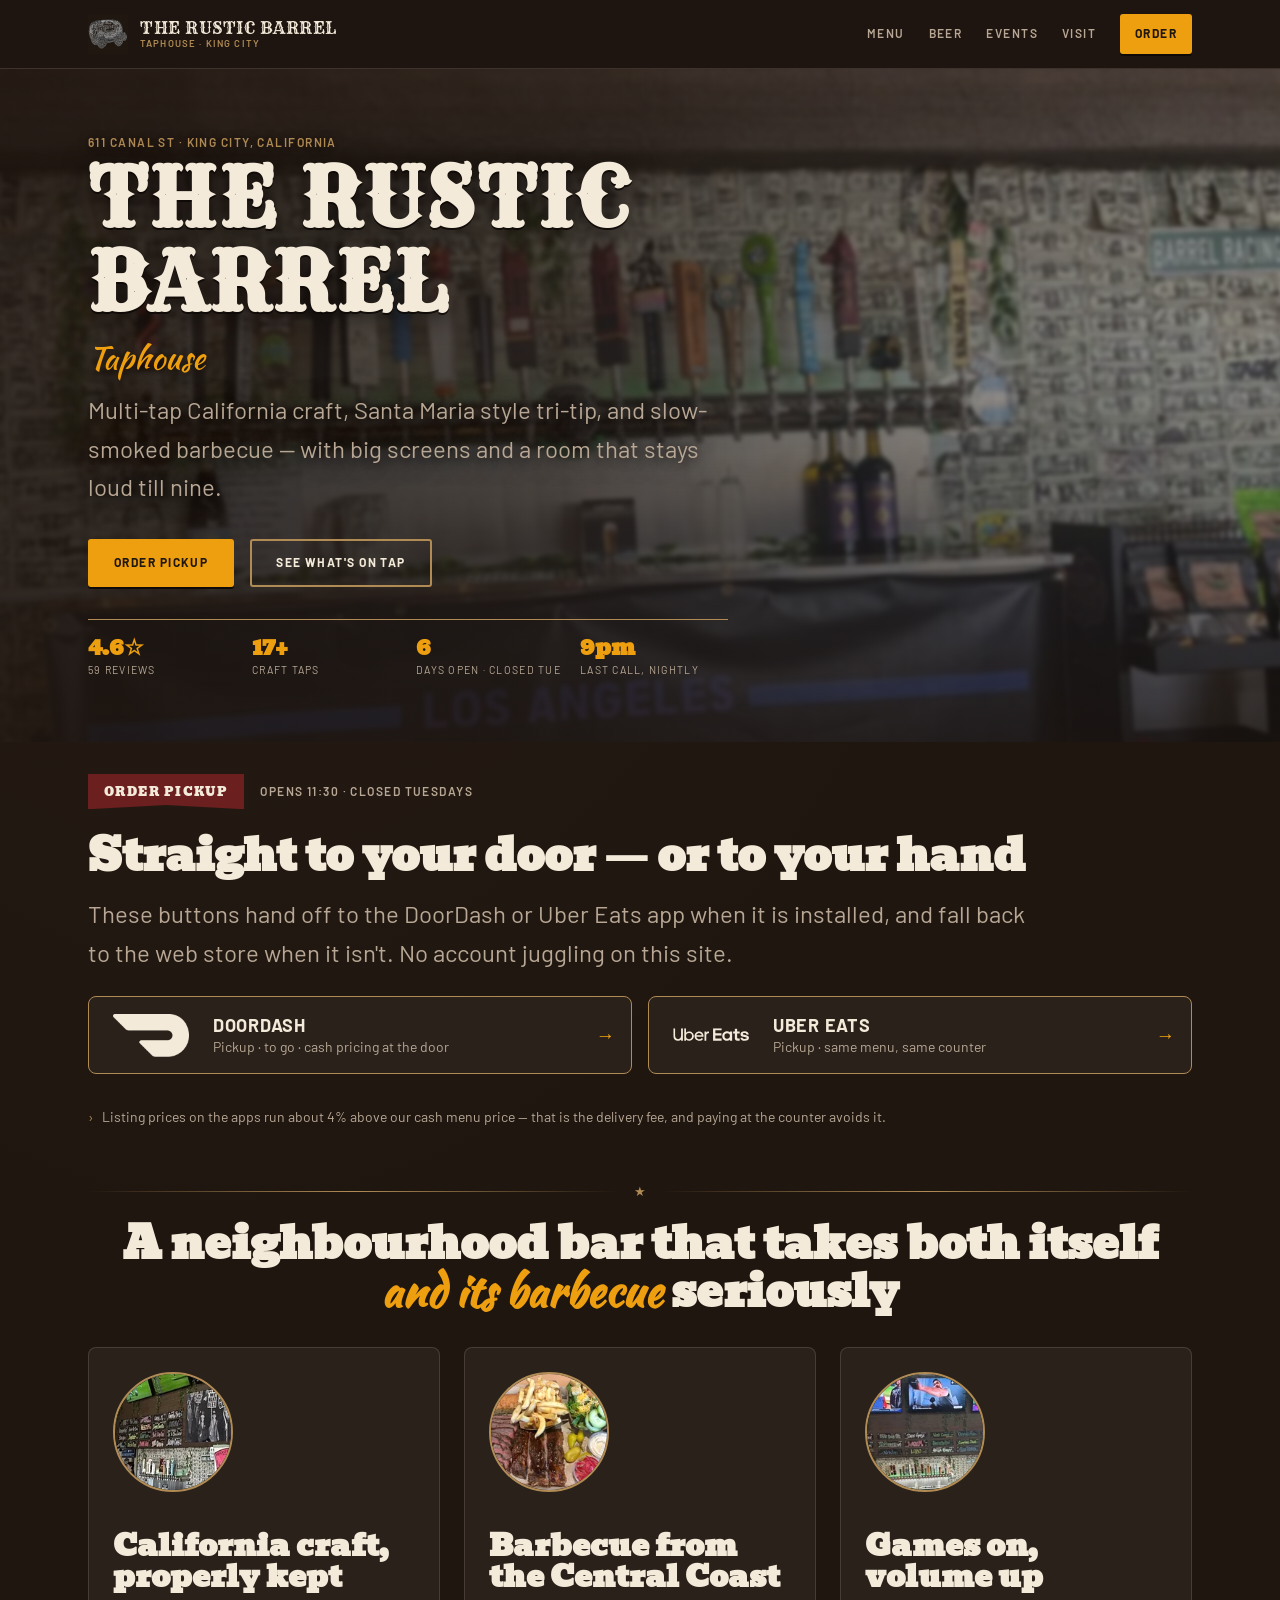
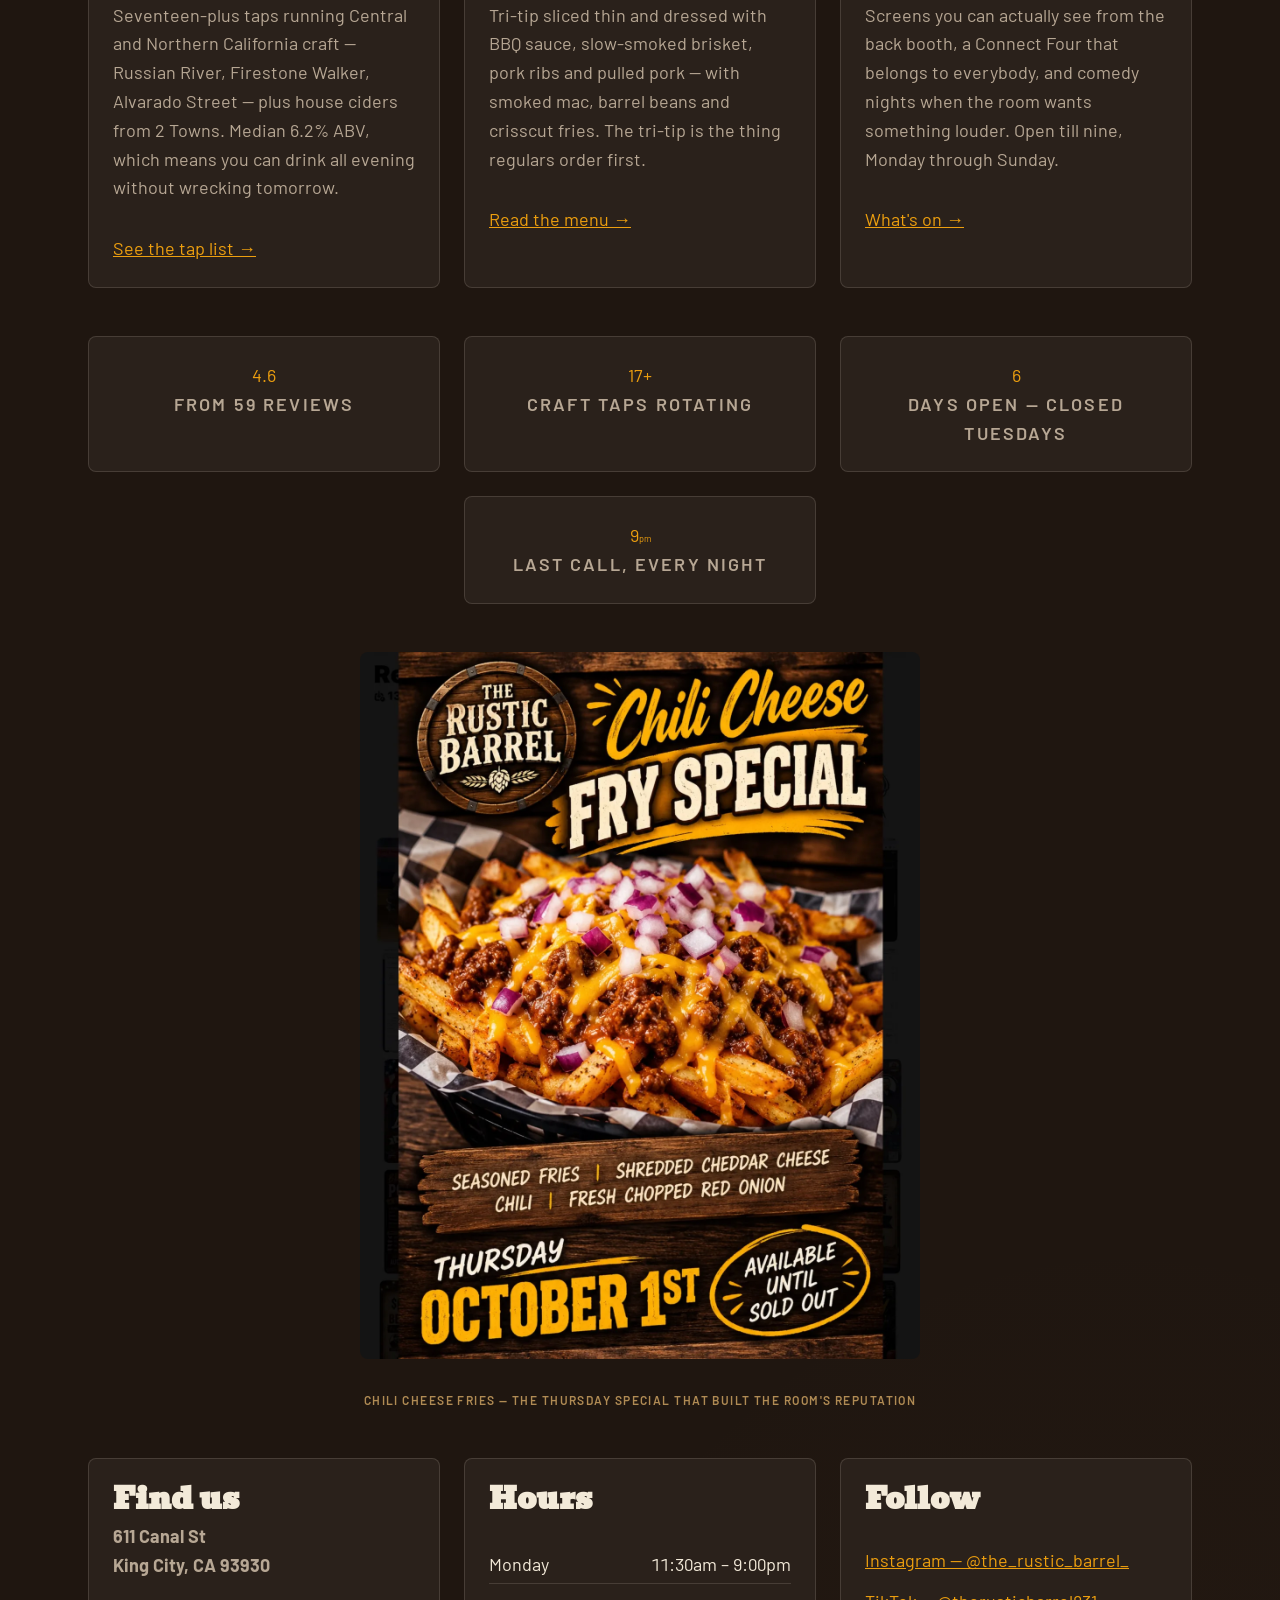
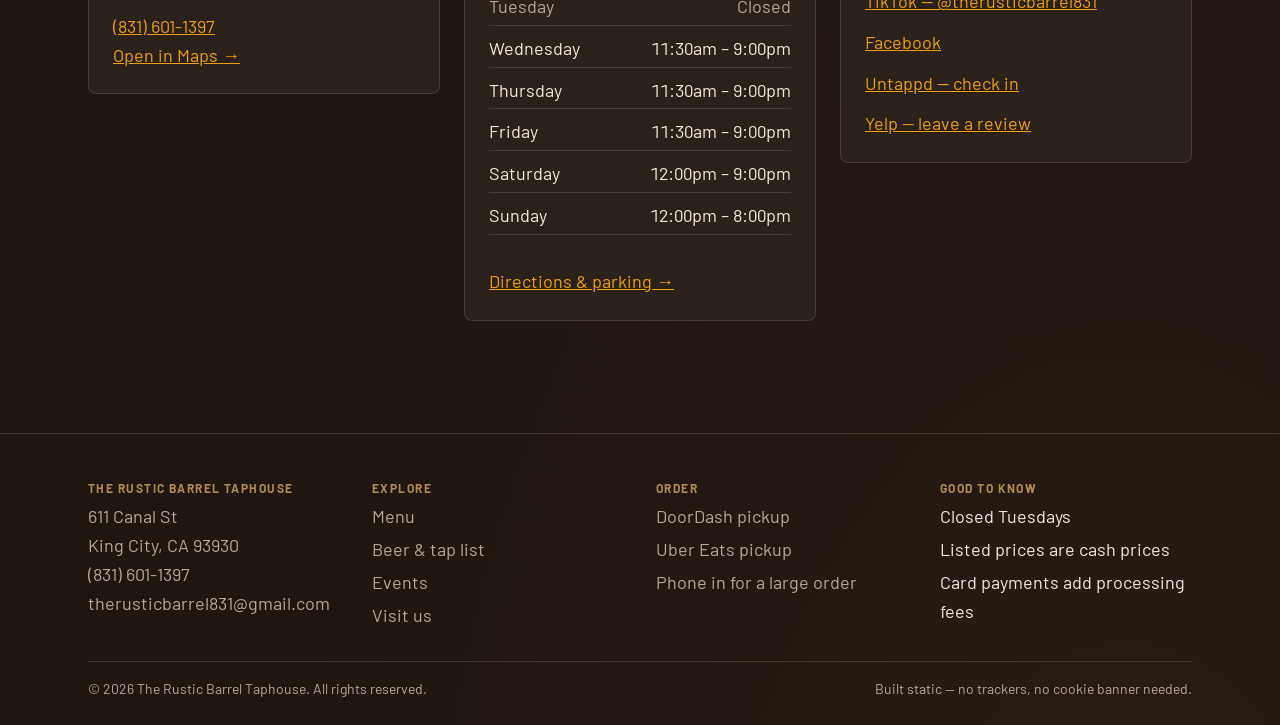
<file: index.html>
<!DOCTYPE html>
<html lang="en">
<head>
<meta charset="utf-8">
<meta name="viewport" content="width=device-width, initial-scale=1, viewport-fit=cover">

<title>The Rustic Barrel Taphouse | Craft Beer &amp; BBQ, King City</title>
<meta name="description" content="King City's taphouse on Canal St. Multi-tap California craft beer, Santa Maria tri-tip, slow-smoked barbecue and big-screen sports.">
<link rel="canonical" href="https://rusticbarreldemo.vercel.app/">

<meta name="theme-color" content="#1F1610">
<meta name="robots" content="index, follow, max-image-preview:large, max-snippet:-1">
<meta name="googlebot" content="index, follow">

<meta property="og:type" content="restaurant.restaurant">
<meta property="og:site_name" content="The Rustic Barrel Taphouse">
<meta property="og:title" content="The Rustic Barrel Taphouse | Craft Beer &amp; BBQ, King City">
<meta property="og:description" content="Multi-tap California craft beer, Santa Maria tri-tip and slow-smoked barbecue, and big-screen sports on Canal Street in King City.">
<meta property="og:url" content="https://rusticbarreldemo.vercel.app/">
<meta property="og:image" content="https://rusticbarreldemo.vercel.app/assets/img/og-default.jpg">
<meta property="og:image:width" content="1200">
<meta property="og:image:height" content="630">
<meta property="og:image:alt" content="The Rustic Barrel Taphouse barrel-head badge logo">
<meta property="og:locale" content="en_US">

<meta name="twitter:card" content="summary_large_image">
<meta name="twitter:title" content="The Rustic Barrel Taphouse | Craft Beer, BBQ &amp; Sports Bar in King City">
<meta name="twitter:description" content="Multi-tap California craft beer, Santa Maria tri-tip and slow-smoked barbecue in King City, CA.">
<meta name="twitter:image" content="https://rusticbarreldemo.vercel.app/assets/img/og-default.jpg">

<link rel="icon" href="/assets/img/logo-avatar.webp" type="image/webp">
<link rel="apple-touch-icon" href="/assets/img/logo-icon-192.png">
<link rel="manifest" href="/site.webmanifest">

<link rel="preconnect" href="https://fonts.googleapis.com">
<link rel="preconnect" href="https://fonts.gstatic.com" crossorigin>
<link rel="preload" as="style"
      href="https://fonts.googleapis.com/css2?family=Rye&family=Bevan&family=Kaushan+Script&family=Barlow:wght@400;500;600;700&display=swap">
<link rel="stylesheet"
      href="https://fonts.googleapis.com/css2?family=Rye&family=Bevan&family=Kaushan+Script&family=Barlow:wght@400;500;600;700&display=swap">
<link rel="stylesheet" href="/assets/tokens.css">
<link rel="stylesheet" href="/assets/css/site.css">

<script type="application/ld+json">
{
  "@context": "https://schema.org",
  "@graph": [
    {
      "@type": "Restaurant",
      "@id": "https://rusticbarreldemo.vercel.app/#restaurant",
      "name": "The Rustic Barrel Taphouse",
      "alternateName": "The Rustic Barrel",
      "url": "https://rusticbarreldemo.vercel.app/",
      "image": "https://rusticbarreldemo.vercel.app/assets/img/og-default.jpg",
      "logo": "https://rusticbarreldemo.vercel.app/assets/img/logo-mark-dark.webp",
      "telephone": "+1-831-601-1397",
      "email": "therusticbarrel831@gmail.com",
      "priceRange": "$$",
      "servesCuisine": ["Barbecue", "American", "Sandwiches", "Burgers"],
      "currenciesAccepted": "USD",
      "address": {
        "@type": "PostalAddress",
        "streetAddress": "611 Canal St",
        "addressLocality": "King City",
        "addressRegion": "CA",
        "postalCode": "93930",
        "addressCountry": "US"
      },
      "geo": { "@type": "GeoCoordinates", "latitude": 36.202538, "longitude": -121.12799 },
      "hasMap": "https://www.google.com/maps/search/?api=1&query=36.202538,-121.12799",
      "openingHoursSpecification": [
        { "@type": "OpeningHoursSpecification",
          "dayOfWeek": ["Monday","Wednesday","Thursday","Friday"],
          "opens": "11:30", "closes": "21:00" },
        { "@type": "OpeningHoursSpecification",
          "dayOfWeek": "Saturday", "opens": "12:00", "closes": "21:00" },
        { "@type": "OpeningHoursSpecification",
          "dayOfWeek": "Sunday", "opens": "12:00", "closes": "20:00" }
      ],
      "sameAs": [
        "https://www.instagram.com/the_rustic_barrel_/",
        "https://www.tiktok.com/@therusticbarrel831",
        "https://www.facebook.com/therusticbarreltaphouse",
        "https://untappd.com/v/the-rustic-barrel/13736755",
        "https://www.yelp.com/biz/the-rustic-barrel-king-city-2"
      ],
      "aggregateRating": {
        "@type": "AggregateRating",
        "ratingValue": "4.6",
        "reviewCount": "59",
        "bestRating": "5",
        "worstRating": "1"
      },
      "acceptsReservations": "False",
      "hasMenu": "https://rusticbarreldemo.vercel.app/menu",
      "potentialAction": {
        "@type": "OrderAction",
        "target": [
          { "@type": "EntryPoint",
            "urlTemplate": "https://www.doordash.com/store/the-rustic-barrel-king-city-34689489/90022148/?pickup=true",
            "inLanguage": "en", "actionPlatform": ["https://schema.org/DesktopWebPlatform","https://schema.org/MobileWebPlatform"] },
          { "@type": "EntryPoint",
            "urlTemplate": "https://www.ubereats.com/store/the-rustic-barrel/j50H6Tr2W-qha1Ep9ys4Ag",
            "inLanguage": "en", "actionPlatform": ["https://schema.org/DesktopWebPlatform","https://schema.org/MobileWebPlatform"] }
        ],
        "deliveryMethod": ["https://schema.org/OnSitePickup"]
      }
    },
    {
      "@type": "WebSite",
      "@id": "https://rusticbarreldemo.vercel.app/#website",
      "url": "https://rusticbarreldemo.vercel.app/",
      "name": "The Rustic Barrel Taphouse",
      "publisher": { "@id": "https://rusticbarreldemo.vercel.app/#restaurant" },
      "inLanguage": "en-US"
    }
  ]
}
</script>
</head>

<body class="wood wood--dark">
<a class="skip-link" href="#main">Skip to content</a>

<header class="site-header">
  <div class="wrap">
    <a class="brandmark" href="/">
      <img src="/assets/img/logo-avatar-dark.webp" width="40" height="40"
           alt="The Rustic Barrel logo" fetchpriority="high">
      <span>The Rustic Barrel<small>Taphouse &middot; King City</small></span>
    </a>
    <nav class="nav" aria-label="Primary">
      <a href="/menu">Menu</a>
      <a href="/beer">Beer</a>
      <a href="/events">Events</a>
      <a href="/visit">Visit</a>
      <a class="btn btn--primary" href="#order" style="min-height:40px;padding:.35rem .8rem;">Order</a>
    </nav>
  </div>
</header>

<main id="main">

  <!-- ===================== HERO ===================== -->
  <section class="hero">
    <div class="hero__bg">
      <picture>
        <source type="image/webp" srcset="/assets/img/hero-room-640.webp 640w,
                                         /assets/img/hero-room-1024.webp 1024w"
                sizes="100vw">
        <img src="/assets/img/hero-room-1440.jpg" width="1440" height="1080"
             alt="Inside The Rustic Barrel: a wall of screens over a multi-tap bar, a hand-lettered
                  chalkboard listing California craft beers, and dollar bills pinned across the wall"
             fetchpriority="high" decoding="async">
      </picture>
    </div>
    <div class="hero__scrim" aria-hidden="true"></div>
    <div class="wrap">
      <div class="hero__panel">
        <p class="label" style="color:var(--color-accent-brass)">611 Canal St &middot; King City, California</p>
        <h1 class="display-xl">The Rustic Barrel</h1>
        <p class="script">Taphouse</p>
        <p class="lede">
          Multi-tap California craft, Santa&nbsp;Maria style tri-tip, and
          slow-smoked barbecue &mdash; with big screens and a room that stays loud
          till nine.
        </p>
        <div class="cluster mt-lg">
          <a class="btn btn--primary" href="#order">Order pickup</a>
          <a class="btn btn--ghost" href="/beer">See what's on tap</a>
        </div>

        <div class="hero-facts">
          <div class="hero-fact"><b>4.6&star;</b><span>59 reviews</span></div>
          <div class="hero-fact"><b>17+</b><span>Craft taps</span></div>
          <div class="hero-fact"><b>6</b><span>Days open &middot; closed Tue</span></div>
          <div class="hero-fact"><b>9pm</b><span>Last call, nightly</span></div>
        </div>
      </div>
    </div>
  </section>

  <!-- ===================== ORDER CTA ===================== -->
  <section class="section section--tight" id="order" aria-labelledby="order-h">
    <div class="wrap">
      <div class="cluster" style="margin-bottom:var(--space-md)">
        <span class="ribbon">Order pickup</span>
        <span class="label" style="color:var(--color-ink-on-dark-muted)">Opens 11:30 &middot; Closed Tuesdays</span>
      </div>
      <h2 id="order-h" style="margin-bottom:var(--space-sm)">Straight to your door &mdash; or to your hand</h2>
      <p class="lede" style="margin-bottom:var(--space-md)">
        These buttons hand off to the DoorDash or Uber&nbsp;Eats app when it is
        installed, and fall back to the web store when it isn't. No account
        juggling on this site.
      </p>

      <div class="order-grid">
        <a class="order-card"
           href="https://www.doordash.com/store/the-rustic-barrel-king-city-34689489/90022148/?pickup=true"
           data-scheme="doordash://store/the-rustic-barrel-king-city-34689489/90022148"
           rel="nofollow noopener" target="_blank">
          <span class="order-card__mark">
            <img src="/assets/img/partner-doordash.png" width="231" height="132"
                 alt="DoorDash" loading="lazy" decoding="async">
          </span>
          <span>
            <span class="order-card__label">DoorDash</span>
            <span class="order-card__meta">Pickup &middot; to go &middot; cash pricing at the door</span>
          </span>
          <span class="order-card__go" aria-hidden="true">&rarr;</span>
        </a>

        <a class="order-card"
           href="https://www.ubereats.com/store/the-rustic-barrel/j50H6Tr2W-qha1Ep9ys4Ag"
           data-scheme="ubereats://store/browse?client_id=eats&amp;storeUUID={STORE_UUID}"
           rel="nofollow noopener" target="_blank">
          <span class="order-card__mark">
            <img src="/assets/img/partner-ubereats.svg" width="134" height="24"
                 alt="Uber Eats" loading="lazy" decoding="async">
          </span>
          <span>
            <span class="order-card__label">Uber Eats</span>
            <span class="order-card__meta">Pickup &middot; same menu, same counter</span>
          </span>
          <span class="order-card__go" aria-hidden="true">&rarr;</span>
        </a>
      </div>

      <p class="cta-disclosure mt-lg">
        Listing prices on the apps run about 4% above our cash menu price &mdash;
        that is the delivery fee, and paying at the counter avoids it.
      </p>
      <p class="visually-hidden" role="status" aria-live="polite" data-dl-status></p>
    </div>
  </section>

  <!-- ===================== WHAT THIS IS ===================== -->
  <section class="section" aria-labelledby="what-h">
    <div class="wrap">
      <div class="rule rule--star" aria-hidden="true"><span>&#9733;</span></div>
      <h2 id="what-h" class="text-center" style="margin-bottom:var(--space-lg)">
        A neighbourhood bar that takes both itself<br>
        <span class="script">and its barbecue</span> seriously
      </h2>

      <div class="cards">
        <article class="card">
          <span class="badge badge--photo">
            <img src="/assets/img/card-taproom-320.webp"
                 srcset="/assets/img/card-taproom-160.webp 160w,
                         /assets/img/card-taproom-320.webp 320w"
                 sizes="120px" width="320" height="320" loading="lazy" decoding="async"
                 alt="The multi-tap bar: a hand-lettered chalkboard of California craft
                      above a row of tap handles, with the dollar-bill wall behind it">
          </span>
          <h3 class="mt-lg">California craft, properly kept</h3>
          <p>
            Seventeen-plus taps running Central and Northern California craft
            &mdash; Russian&nbsp;River, Firestone&nbsp;Walker, Alvarado&nbsp;Street
            &mdash; plus house ciders from 2&nbsp;Towns. Median 6.2% ABV, which
            means you can drink all evening without wrecking tomorrow.
          </p>
          <p class="mt-lg"><a href="/beer">See the tap list &rarr;</a></p>
        </article>

        <article class="card">
          <span class="badge badge--photo">
            <img src="/assets/img/card-santamaria-320.webp"
                 srcset="/assets/img/card-santamaria-160.webp 160w,
                         /assets/img/card-santamaria-320.webp 320w"
                 sizes="120px" width="320" height="320" loading="lazy" decoding="async"
                 alt="A three-meat plate: sliced Santa Maria tri-tip, slow-smoked ribs,
                      house fries and a side salad with pickled red onion">
          </span>
          <h3 class="mt-lg">Barbecue from the Central Coast</h3>
          <p>
            Tri-tip sliced thin and dressed with BBQ sauce, slow-smoked
            brisket, pork ribs and pulled pork &mdash; with smoked mac, barrel
            beans and crisscut fries. The tri-tip is the thing regulars order
            first.
          </p>
          <p class="mt-lg"><a href="/menu">Read the menu &rarr;</a></p>
        </article>

        <article class="card">
          <span class="badge badge--photo">
            <img src="/assets/img/card-bigscreen-320.webp"
                 srcset="/assets/img/card-bigscreen-160.webp 160w,
                         /assets/img/card-bigscreen-320.webp 320w"
                 sizes="120px" width="320" height="320" loading="lazy" decoding="async"
                 alt="Four wall-mounted screens showing live sport, hung above the
                      bar's chalkboard beer list">
          </span>
          <h3 class="mt-lg">Games on, volume up</h3>
          <p>
            Screens you can actually see from the back booth, a Connect&nbsp;Four
            that belongs to everybody, and comedy nights when the room wants
            something louder. Open till nine, Monday through Sunday.
          </p>
          <p class="mt-lg"><a href="/events">What's on &rarr;</a></p>
        </article>
      </div>
    </div>
  </section>

  <!-- ===================== PROOF ===================== -->
  <section class="section" aria-labelledby="proof-h">
    <div class="wrap">
      <div class="cards cards--proof">
        <div class="card text-center">
          <p class="display-m" style="color:var(--color-accent-amber-gold)">4.6</p>
          <p class="label">From 59 reviews</p>
        </div>
        <div class="card text-center">
          <p class="display-m" style="color:var(--color-accent-amber-gold)">17+</p>
          <p class="label">Craft taps rotating</p>
        </div>
        <div class="card text-center">
          <p class="display-m" style="color:var(--color-accent-amber-gold)">6</p>
          <p class="label">Days open &mdash; closed Tuesdays</p>
        </div>
        <div class="card text-center">
          <p class="display-m" style="color:var(--color-accent-amber-gold)">9<span style="font-size:.5em">pm</span></p>
          <p class="label">Last call, every night</p>
        </div>
      </div>

      <figure class="promo-figure">
        <picture>
          <source type="image/webp" srcset="/assets/img/chili-cheese-fries-640.webp 640w,
                                           /assets/img/chili-cheese-fries-1280.webp 1280w"
                  sizes="(max-width: 768px) 100vw, 1200px">
          <img src="/assets/img/chili-cheese-fries-1280.jpg" width="1280" height="1791"
               alt="Chili cheese fries layered with shredded cheddar cheese and diced red onion, served on a dark wood backdrop"
               loading="lazy" decoding="async">
        </picture>
        <figcaption class="label mt-lg" style="color:var(--color-accent-brass)">
          Chili Cheese Fries &mdash; the Thursday special that built the room's
          reputation
        </figcaption>
      </figure>
    </div>
  </section>

  <!-- ===================== FIND US ===================== -->
  <section class="section" aria-labelledby="find-h">
    <div class="wrap">
      <div class="cards" style="align-items:start">
        <div class="card">
          <h3 id="find-h">Find us</h3>
          <p style="margin-top:var(--space-2xs)">
            <strong>611 Canal St<br>King City, CA 93930</strong>
          </p>
          <p class="mt-lg">
            <a href="tel:+18316011397">(831) 601-1397</a><br>
            <a href="https://www.google.com/maps/search/?api=1&amp;query=The+Rustic+Barrel,+611+Canal+St,+King+City,+CA+93930" rel="noopener">Open in Maps &rarr;</a>
          </p>
        </div>

        <div class="card">
          <h3>Hours</h3>
          <div class="hours-list mt-lg" data-today-row>
            <div class="hours-row" data-day="mon"><span>Monday</span><span>11:30am &ndash; 9:00pm</span></div>
            <div class="hours-row hours-row--closed" data-day="tue"><span>Tuesday</span><span>Closed</span></div>
            <div class="hours-row" data-day="wed"><span>Wednesday</span><span>11:30am &ndash; 9:00pm</span></div>
            <div class="hours-row" data-day="thu"><span>Thursday</span><span>11:30am &ndash; 9:00pm</span></div>
            <div class="hours-row" data-day="fri"><span>Friday</span><span>11:30am &ndash; 9:00pm</span></div>
            <div class="hours-row" data-day="sat"><span>Saturday</span><span>12:00pm &ndash; 9:00pm</span></div>
            <div class="hours-row" data-day="sun"><span>Sunday</span><span>12:00pm &ndash; 8:00pm</span></div>
          </div>
          <p class="mt-lg"><a href="/visit">Directions &amp; parking &rarr;</a></p>
        </div>

        <div class="card">
          <h3>Follow</h3>
          <ul class="stack-sm mt-lg" style="list-style:none;padding:0">
            <li><a href="https://www.instagram.com/the_rustic_barrel_/" rel="noopener">Instagram &mdash; @the_rustic_barrel_</a></li>
            <li><a href="https://www.tiktok.com/@therusticbarrel831" rel="noopener">TikTok &mdash; @therusticbarrel831</a></li>
            <li><a href="https://www.facebook.com/therusticbarreltaphouse" rel="noopener">Facebook</a></li>
            <li><a href="https://untappd.com/v/the-rustic-barrel/13736755" rel="noopener">Untappd &mdash; check in</a></li>
            <li><a href="https://www.yelp.com/biz/the-rustic-barrel-king-city-2" rel="noopener">Yelp &mdash; leave a review</a></li>
          </ul>
        </div>
      </div>
    </div>
  </section>

</main>

<footer class="site-footer">
  <div class="wrap">
    <div class="footer-grid">
      <div>
        <h3>The Rustic Barrel Taphouse</h3>
        <p style="color:var(--color-ink-on-dark-muted)">
          611 Canal St<br>King City, CA 93930<br>
          <a href="tel:+18316011397">(831) 601-1397</a><br>
          <a href="mailto:therusticbarrel831@gmail.com">therusticbarrel831@gmail.com</a>
        </p>
      </div>
      <div>
        <h3>Explore</h3>
        <ul>
          <li><a href="/menu">Menu</a></li>
          <li><a href="/beer">Beer &amp; tap list</a></li>
          <li><a href="/events">Events</a></li>
          <li><a href="/visit">Visit us</a></li>
        </ul>
      </div>
      <div>
        <h3>Order</h3>
        <ul>
          <li><a href="https://www.doordash.com/store/the-rustic-barrel-king-city-34689489/90022148/?pickup=true" rel="nofollow noopener" target="_blank">DoorDash pickup</a></li>
          <li><a href="https://www.ubereats.com/store/the-rustic-barrel/j50H6Tr2W-qha1Ep9ys4Ag" rel="nofollow noopener" target="_blank">Uber Eats pickup</a></li>
          <li><a href="tel:+18316011397">Phone in for a large order</a></li>
        </ul>
      </div>
      <div>
        <h3>Good to know</h3>
        <ul>
          <li>Closed Tuesdays</li>
          <li>Listed prices are cash prices</li>
          <li>Card payments add processing fees</li>
        </ul>
      </div>
    </div>
    <div class="footer-base">
      <span>&copy; <span data-year>2026</span> The Rustic Barrel Taphouse. All rights reserved.</span>
      <span>Built static &mdash; no trackers, no cookie banner needed.</span>
    </div>
  </div>
</footer>

<script src="/assets/js/deeplink.js" defer></script>
<script>
  document.querySelector('[data-year]').textContent = new Date().getFullYear();
</script>
</body>
</html>
</file>
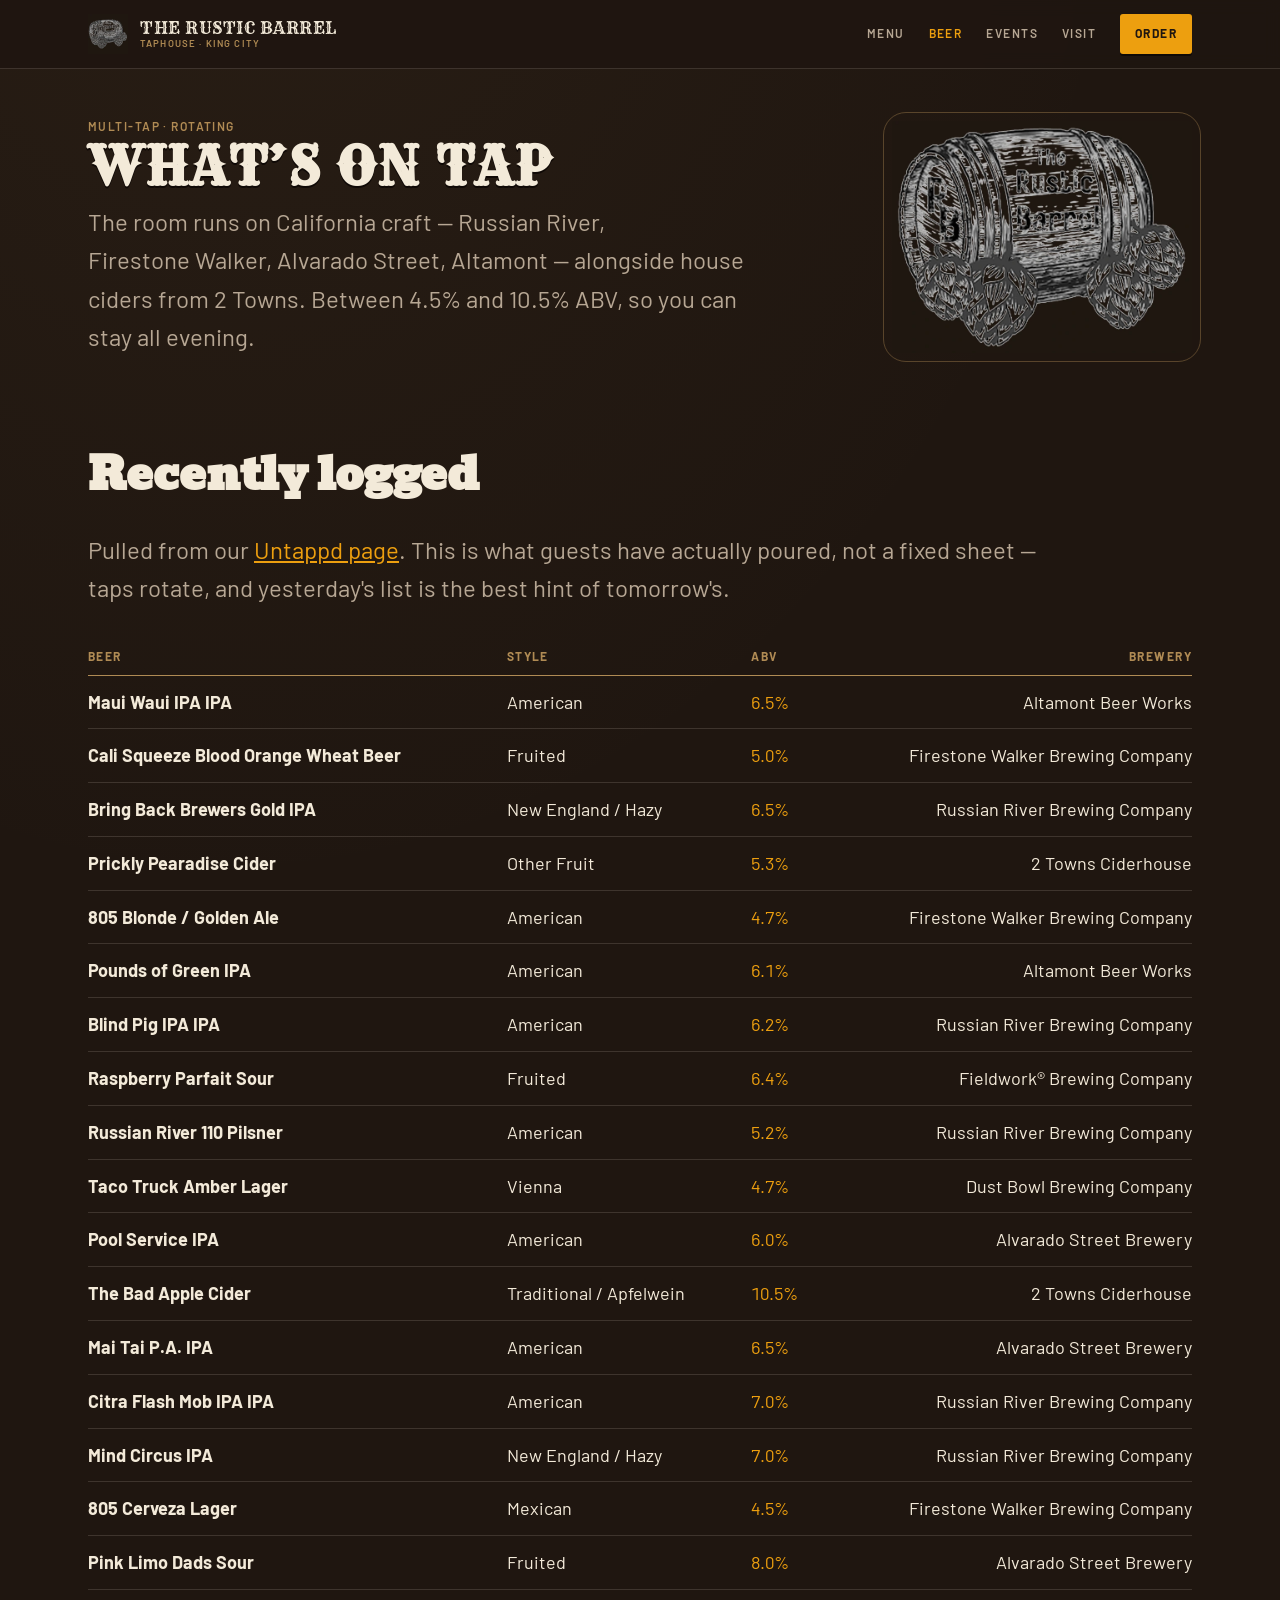
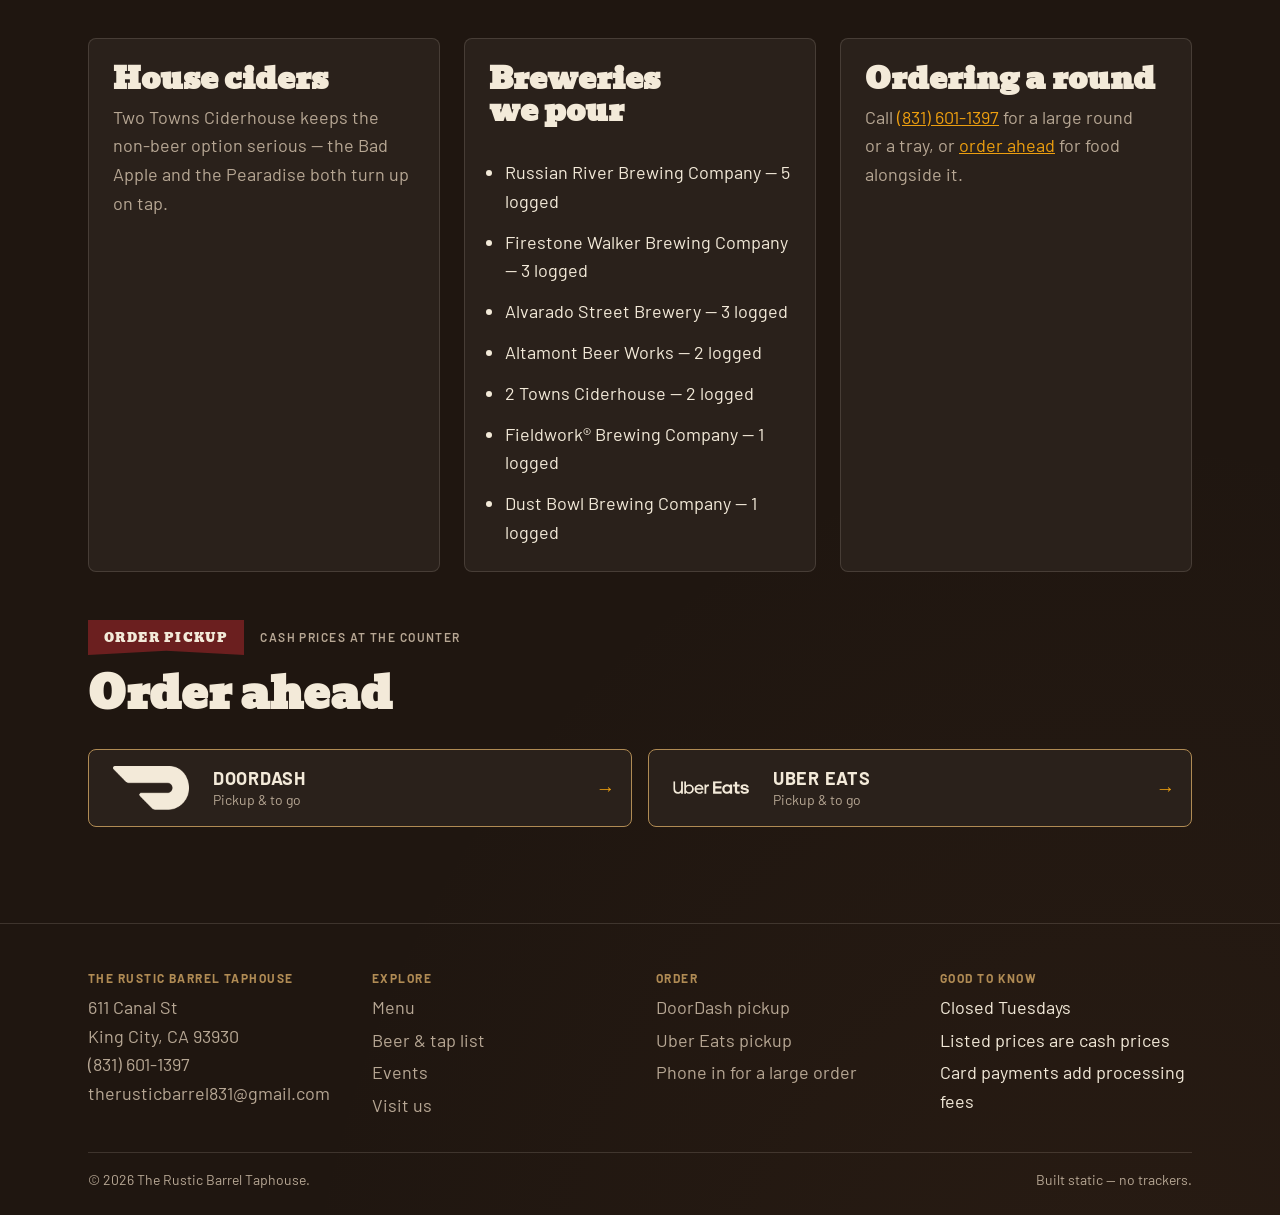
<file: beer.html>
<!DOCTYPE html>
<html lang="en">
<head>
<meta charset="utf-8">
<meta name="viewport" content="width=device-width, initial-scale=1, viewport-fit=cover">
<title>Craft Beer &amp;amp; Tap List | The Rustic Barrel, King City</title>
<meta name="description" content="On tap at The Rustic Barrel in King City: California craft from Russian River, Firestone Walker and Alvarado Street, plus house ciders.">
<link rel="canonical" href="https://rusticbarreldemo.vercel.app/beer">
<meta name="theme-color" content="#1F1610">
<meta name="robots" content="index, follow, max-image-preview:large">
<meta property="og:type" content="website">
<meta property="og:site_name" content="The Rustic Barrel Taphouse">
<meta property="og:title" content="Craft Beer &amp;amp; Tap List | The Rustic Barrel, King City">
<meta property="og:description" content="On tap at The Rustic Barrel in King City: California craft from Russian River, Firestone Walker and Alvarado Street, plus house ciders.">
<meta property="og:url" content="https://rusticbarreldemo.vercel.app/beer">
<meta property="og:image" content="https://rusticbarreldemo.vercel.app/assets/img/og-default.jpg">
<meta property="og:image:alt" content="Rust and brass beer tap handles on a dark bar">
<meta name="twitter:card" content="summary_large_image">
<meta name="twitter:title" content="Craft Beer &amp;amp; Tap List | The Rustic Barrel, King City">
<meta name="twitter:description" content="On tap at The Rustic Barrel in King City: California craft from Russian River, Firestone Walker and Alvarado Street, plus house ciders.">
<meta name="twitter:image" content="https://rusticbarreldemo.vercel.app/assets/img/og-default.jpg">
<link rel="icon" href="/assets/img/logo-avatar.webp" type="image/webp">
<link rel="apple-touch-icon" href="/assets/img/logo-icon-192.png">
<link rel="manifest" href="/site.webmanifest">
<link rel="preconnect" href="https://fonts.googleapis.com">
<link rel="preconnect" href="https://fonts.gstatic.com" crossorigin>
<link rel="stylesheet" href="https://fonts.googleapis.com/css2?family=Rye&family=Bevan&family=Kaushan+Script&family=Barlow:wght@400;500;600;700&display=swap">
<link rel="stylesheet" href="/assets/tokens.css">
<link rel="stylesheet" href="/assets/css/site.css">
<script type="application/ld+json">
{
  "@context": "https://schema.org",
  "@type": "ItemList",
  "name": "Beers on tap at The Rustic Barrel Taphouse",
  "numberOfItems": 17,
  "itemListElement": [
    {
      "@type": "ListItem",
      "position": 1,
      "item": {
        "@type": "Product",
        "name": "Maui Waui IPA IPA"
      }
    },
    {
      "@type": "ListItem",
      "position": 2,
      "item": {
        "@type": "Product",
        "name": "Cali Squeeze Blood Orange Wheat Beer"
      }
    },
    {
      "@type": "ListItem",
      "position": 3,
      "item": {
        "@type": "Product",
        "name": "Bring Back Brewers Gold IPA"
      }
    },
    {
      "@type": "ListItem",
      "position": 4,
      "item": {
        "@type": "Product",
        "name": "Prickly Pearadise Cider"
      }
    },
    {
      "@type": "ListItem",
      "position": 5,
      "item": {
        "@type": "Product",
        "name": "805 Blonde / Golden Ale"
      }
    },
    {
      "@type": "ListItem",
      "position": 6,
      "item": {
        "@type": "Product",
        "name": "Pounds of Green IPA"
      }
    },
    {
      "@type": "ListItem",
      "position": 7,
      "item": {
        "@type": "Product",
        "name": "Blind Pig IPA IPA"
      }
    },
    {
      "@type": "ListItem",
      "position": 8,
      "item": {
        "@type": "Product",
        "name": "Raspberry Parfait Sour"
      }
    },
    {
      "@type": "ListItem",
      "position": 9,
      "item": {
        "@type": "Product",
        "name": "Russian River 110 Pilsner"
      }
    },
    {
      "@type": "ListItem",
      "position": 10,
      "item": {
        "@type": "Product",
        "name": "Taco Truck Amber Lager"
      }
    },
    {
      "@type": "ListItem",
      "position": 11,
      "item": {
        "@type": "Product",
        "name": "Pool Service IPA"
      }
    },
    {
      "@type": "ListItem",
      "position": 12,
      "item": {
        "@type": "Product",
        "name": "The Bad Apple Cider"
      }
    },
    {
      "@type": "ListItem",
      "position": 13,
      "item": {
        "@type": "Product",
        "name": "Mai Tai P.A. IPA"
      }
    },
    {
      "@type": "ListItem",
      "position": 14,
      "item": {
        "@type": "Product",
        "name": "Citra Flash Mob IPA IPA"
      }
    },
    {
      "@type": "ListItem",
      "position": 15,
      "item": {
        "@type": "Product",
        "name": "Mind Circus IPA"
      }
    },
    {
      "@type": "ListItem",
      "position": 16,
      "item": {
        "@type": "Product",
        "name": "805 Cerveza Lager"
      }
    },
    {
      "@type": "ListItem",
      "position": 17,
      "item": {
        "@type": "Product",
        "name": "Pink Limo Dads Sour"
      }
    }
  ]
}
</script>
</head>
<body class="wood wood--dark">
<a class="skip-link" href="#main">Skip to content</a>
<header class="site-header">
  <div class="wrap">
    <a class="brandmark" href="/">
      <img src="/assets/img/logo-avatar-dark.webp" width="40" height="40"
           alt="The Rustic Barrel logo: an engraved barrel lettered The Rustic Barrel, flanked by hop cones" fetchpriority="high">
      <span>The Rustic Barrel<small>Taphouse &middot; King City</small></span>
    </a>
    <nav class="nav" aria-label="Primary"><a href="/menu">Menu</a><a href="/beer" aria-current="page">Beer</a><a href="/events">Events</a><a href="/visit">Visit</a>
      <a class="btn btn--primary" href="/#order" style="min-height:40px;padding:.35rem .8rem;">Order</a>
    </nav>
  </div>
</header>
<main id="main">

<section class="page-head">
  <div class="wrap page-head__grid">
    <div class="page-head__text">
      <p class="label" style="color:var(--color-accent-brass)">Multi-tap &middot; rotating</p>
      <h1>What&rsquo;s on tap</h1>
      <p class="lede">The room runs on California craft &mdash; Russian&nbsp;River, Firestone&nbsp;Walker, Alvarado&nbsp;Street, Altamont &mdash; alongside house ciders from 2&nbsp;Towns. Between 4.5% and 10.5% ABV, so you can stay all evening.</p>
    </div>
    <div class="page-head__mark">
      <img src="/assets/img/logo-mark-dark.webp" width="720" height="556"
           alt="The Rustic Barrel logo: an engraved barrel lettered The Rustic Barrel, flanked by hop cones" decoding="async" fetchpriority="high">
    </div>
  </div>
</section>
<section class="section">
  <div class="wrap">
    <h2>Recently logged</h2>
    <p class="lede mt-lg">
      Pulled from our <a href="https://untappd.com/v/the-rustic-barrel/13736755"
      rel="noopener">Untappd page</a>. This is what guests have actually poured,
      not a fixed sheet &mdash; taps rotate, and yesterday's list is the best
      hint of tomorrow's.
    </p>
    <div class="table-scroll mt-lg">
      <table class="beer-table">
        <caption class="visually-hidden">Beers recently logged at The Rustic Barrel Taphouse</caption>
        <thead><tr><th scope="col">Beer</th><th scope="col">Style</th>
        <th scope="col">ABV</th><th scope="col">Brewery</th></tr></thead>
        <tbody><tr><td><strong>Maui Waui IPA IPA</strong></td><td>American</td><td class="abv">6.5%</td><td>Altamont Beer Works</td></tr><tr><td><strong>Cali Squeeze Blood Orange Wheat Beer</strong></td><td>Fruited</td><td class="abv">5.0%</td><td>Firestone Walker Brewing Company</td></tr><tr><td><strong>Bring Back Brewers Gold IPA</strong></td><td>New England / Hazy</td><td class="abv">6.5%</td><td>Russian River Brewing Company</td></tr><tr><td><strong>Prickly Pearadise Cider</strong></td><td>Other Fruit</td><td class="abv">5.3%</td><td>2 Towns Ciderhouse</td></tr><tr><td><strong>805 Blonde / Golden Ale</strong></td><td>American</td><td class="abv">4.7%</td><td>Firestone Walker Brewing Company</td></tr><tr><td><strong>Pounds of Green IPA</strong></td><td>American</td><td class="abv">6.1%</td><td>Altamont Beer Works</td></tr><tr><td><strong>Blind Pig IPA IPA</strong></td><td>American</td><td class="abv">6.2%</td><td>Russian River Brewing Company</td></tr><tr><td><strong>Raspberry Parfait Sour</strong></td><td>Fruited</td><td class="abv">6.4%</td><td>Fieldwork® Brewing Company</td></tr><tr><td><strong>Russian River 110 Pilsner</strong></td><td>American</td><td class="abv">5.2%</td><td>Russian River Brewing Company</td></tr><tr><td><strong>Taco Truck Amber Lager</strong></td><td>Vienna</td><td class="abv">4.7%</td><td>Dust Bowl Brewing Company</td></tr><tr><td><strong>Pool Service IPA</strong></td><td>American</td><td class="abv">6.0%</td><td>Alvarado Street Brewery</td></tr><tr><td><strong>The Bad Apple Cider</strong></td><td>Traditional / Apfelwein</td><td class="abv">10.5%</td><td>2 Towns Ciderhouse</td></tr><tr><td><strong>Mai Tai P.A. IPA</strong></td><td>American</td><td class="abv">6.5%</td><td>Alvarado Street Brewery</td></tr><tr><td><strong>Citra Flash Mob IPA IPA</strong></td><td>American</td><td class="abv">7.0%</td><td>Russian River Brewing Company</td></tr><tr><td><strong>Mind Circus IPA</strong></td><td>New England / Hazy</td><td class="abv">7.0%</td><td>Russian River Brewing Company</td></tr><tr><td><strong>805 Cerveza Lager</strong></td><td>Mexican</td><td class="abv">4.5%</td><td>Firestone Walker Brewing Company</td></tr><tr><td><strong>Pink Limo Dads Sour</strong></td><td>Fruited</td><td class="abv">8.0%</td><td>Alvarado Street Brewery</td></tr></tbody>
      </table>
    </div>

    <div class="cards mt-xl">
      <div class="card">
        <h3>House ciders</h3>
        <p>Two&nbsp;Towns Ciderhouse keeps the non-beer option serious &mdash;
        the Bad Apple and the Pearadise both turn up on tap.</p>
      </div>
      <div class="card">
        <h3>Breweries we pour</h3>
        <ul class="stack-sm mt-lg" style="padding-left:var(--space-sm)"><li>Russian River Brewing Company &mdash; 5 logged</li><li>Firestone Walker Brewing Company &mdash; 3 logged</li><li>Alvarado Street Brewery &mdash; 3 logged</li><li>Altamont Beer Works &mdash; 2 logged</li><li>2 Towns Ciderhouse &mdash; 2 logged</li><li>Fieldwork® Brewing Company &mdash; 1 logged</li><li>Dust Bowl Brewing Company &mdash; 1 logged</li></ul>
      </div>
      <div class="card">
        <h3>Ordering a round</h3>
        <p>Call <a href="tel:+18316011397">(831) 601-1397</a> for a large round
        or a tray, or <a href="/#order">order ahead</a> for food alongside it.</p>
      </div>
    </div>
  </div>
</section>

<section class="section section--tight" aria-labelledby="order-h">
  <div class="wrap">
    <div class="cluster" style="margin-bottom:var(--space-sm)">
      <span class="ribbon">Order pickup</span>
      <span class="label" style="color:var(--color-ink-on-dark-muted)">Cash prices at the counter</span>
    </div>
    <h2 id="order-h">Order ahead</h2>
    <div class="order-grid mt-lg">
      <a class="order-card" href="https://www.doordash.com/store/the-rustic-barrel-king-city-34689489/90022148/?pickup=true"
         data-scheme="doordash://store/the-rustic-barrel-king-city-34689489/90022148"
         rel="nofollow noopener" target="_blank">
        <span class="order-card__mark"><img src="/assets/img/partner-doordash.png"
          width="231" height="132" alt="DoorDash" loading="lazy" decoding="async"></span>
        <span><span class="order-card__label">DoorDash</span>
        <span class="order-card__meta">Pickup &amp; to go</span></span>
        <span class="order-card__go" aria-hidden="true">&rarr;</span></a>
      <a class="order-card" href="https://www.ubereats.com/store/the-rustic-barrel/j50H6Tr2W-qha1Ep9ys4Ag"
         data-scheme="ubereats://store/browse?client_id=eats&amp;storeUUID={STORE_UUID}"
         rel="nofollow noopener" target="_blank">
        <span class="order-card__mark"><img src="/assets/img/partner-ubereats.svg"
          width="134" height="24" alt="Uber Eats" loading="lazy" decoding="async"></span>
        <span><span class="order-card__label">Uber Eats</span>
        <span class="order-card__meta">Pickup &amp; to go</span></span>
        <span class="order-card__go" aria-hidden="true">&rarr;</span></a>
    </div>
    <p class="visually-hidden" role="status" aria-live="polite" data-dl-status></p>
  </div>
</section>
</main>
<footer class="site-footer">
  <div class="wrap">
    <div class="footer-grid">
      <div><h3>The Rustic Barrel Taphouse</h3>
        <p style="color:var(--color-ink-on-dark-muted)">611 Canal St<br>King City, CA 93930<br>
        <a href="tel:+18316011397">(831) 601-1397</a><br>
        <a href="mailto:therusticbarrel831@gmail.com">therusticbarrel831@gmail.com</a></p></div>
      <div><h3>Explore</h3><ul>
        <li><a href="/menu">Menu</a></li><li><a href="/beer">Beer &amp; tap list</a></li>
        <li><a href="/events">Events</a></li><li><a href="/visit">Visit us</a></li></ul></div>
      <div><h3>Order</h3><ul>
        <li><a href="https://www.doordash.com/store/the-rustic-barrel-king-city-34689489/90022148/?pickup=true" rel="nofollow noopener" target="_blank">DoorDash pickup</a></li>
        <li><a href="https://www.ubereats.com/store/the-rustic-barrel/j50H6Tr2W-qha1Ep9ys4Ag" rel="nofollow noopener" target="_blank">Uber Eats pickup</a></li>
        <li><a href="tel:+18316011397">Phone in for a large order</a></li></ul></div>
      <div><h3>Good to know</h3><ul><li>Closed Tuesdays</li><li>Listed prices are cash prices</li><li>Card payments add processing fees</li></ul></div>
    </div>
    <div class="footer-base">
      <span>&copy; <span data-year>2026</span> The Rustic Barrel Taphouse.</span>
      <span>Built static &mdash; no trackers.</span>
    </div>
  </div>
</footer>
<script src="/assets/js/deeplink.js" defer></script>
<script>document.querySelector('[data-year]').textContent=new Date().getFullYear();</script>
</body>
</html>
</file>
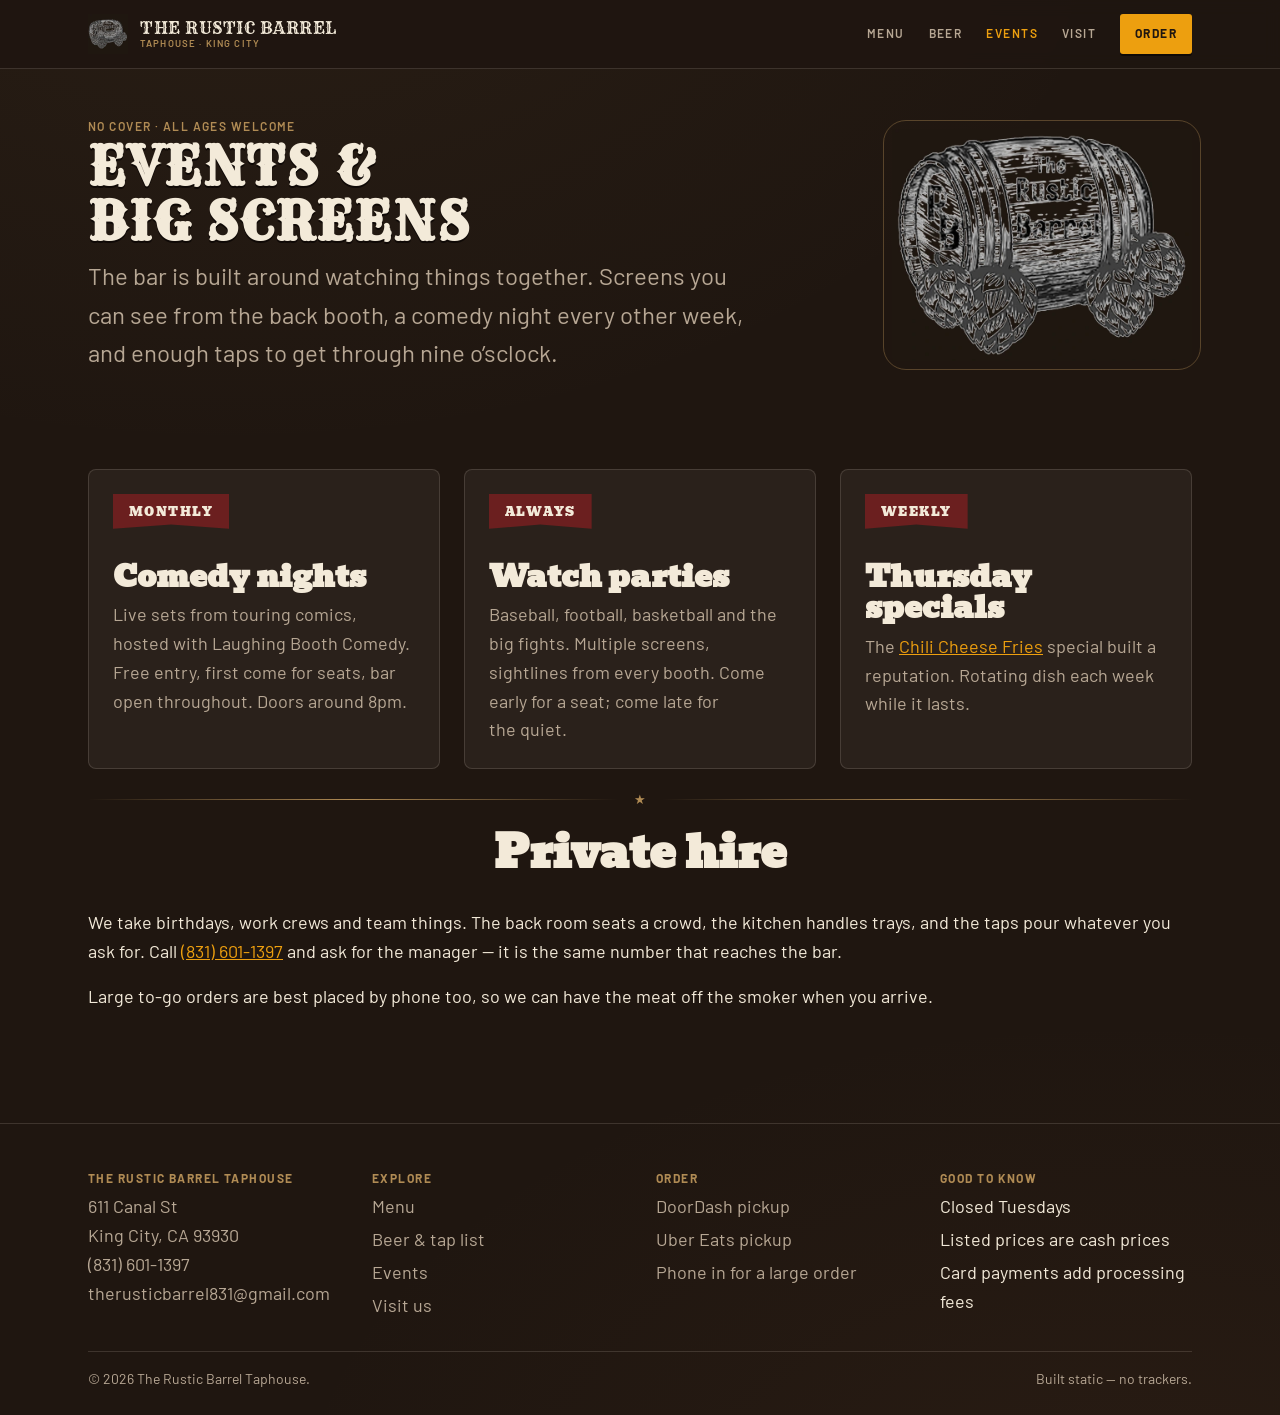
<file: events.html>
<!DOCTYPE html>
<html lang="en">
<head>
<meta charset="utf-8">
<meta name="viewport" content="width=device-width, initial-scale=1, viewport-fit=cover">
<title>Events &amp;amp; Comedy Nights | The Rustic Barrel</title>
<meta name="description" content="Comedy nights, watch parties and live events at The Rustic Barrel Taphouse in King City, California. Big screens, cold beer, no cover.">
<link rel="canonical" href="https://rusticbarreldemo.vercel.app/events">
<meta name="theme-color" content="#1F1610">
<meta name="robots" content="index, follow, max-image-preview:large">
<meta property="og:type" content="website">
<meta property="og:site_name" content="The Rustic Barrel Taphouse">
<meta property="og:title" content="Events &amp;amp; Comedy Nights | The Rustic Barrel">
<meta property="og:description" content="Comedy nights, watch parties and live events at The Rustic Barrel Taphouse in King City, California. Big screens, cold beer, no cover.">
<meta property="og:url" content="https://rusticbarreldemo.vercel.app/events">
<meta property="og:image" content="https://rusticbarreldemo.vercel.app/assets/img/og-default.jpg">
<meta property="og:image:alt" content="Comedy night flyer on weathered blue wood at The Rustic Barrel">
<meta name="twitter:card" content="summary_large_image">
<meta name="twitter:title" content="Events &amp;amp; Comedy Nights | The Rustic Barrel">
<meta name="twitter:description" content="Comedy nights, watch parties and live events at The Rustic Barrel Taphouse in King City, California. Big screens, cold beer, no cover.">
<meta name="twitter:image" content="https://rusticbarreldemo.vercel.app/assets/img/og-default.jpg">
<link rel="icon" href="/assets/img/logo-avatar.webp" type="image/webp">
<link rel="apple-touch-icon" href="/assets/img/logo-icon-192.png">
<link rel="manifest" href="/site.webmanifest">
<link rel="preconnect" href="https://fonts.googleapis.com">
<link rel="preconnect" href="https://fonts.gstatic.com" crossorigin>
<link rel="stylesheet" href="https://fonts.googleapis.com/css2?family=Rye&family=Bevan&family=Kaushan+Script&family=Barlow:wght@400;500;600;700&display=swap">
<link rel="stylesheet" href="/assets/tokens.css">
<link rel="stylesheet" href="/assets/css/site.css">
<script type="application/ld+json">
{
  "@context": "https://schema.org",
  "@type": "WebPage",
  "name": "Events at The Rustic Barrel Taphouse",
  "url": "https://rusticbarreldemo.vercel.app/events",
  "isPartOf": {
    "@id": "https://rusticbarreldemo.vercel.app/#website"
  },
  "about": {
    "@id": "https://rusticbarreldemo.vercel.app/#restaurant"
  }
}
</script>
</head>
<body class="wood wood--dark">
<a class="skip-link" href="#main">Skip to content</a>
<header class="site-header">
  <div class="wrap">
    <a class="brandmark" href="/">
      <img src="/assets/img/logo-avatar-dark.webp" width="40" height="40"
           alt="The Rustic Barrel logo: an engraved barrel lettered The Rustic Barrel, flanked by hop cones" fetchpriority="high">
      <span>The Rustic Barrel<small>Taphouse &middot; King City</small></span>
    </a>
    <nav class="nav" aria-label="Primary"><a href="/menu">Menu</a><a href="/beer">Beer</a><a href="/events" aria-current="page">Events</a><a href="/visit">Visit</a>
      <a class="btn btn--primary" href="/#order" style="min-height:40px;padding:.35rem .8rem;">Order</a>
    </nav>
  </div>
</header>
<main id="main">

<section class="page-head">
  <div class="wrap page-head__grid">
    <div class="page-head__text">
      <p class="label" style="color:var(--color-accent-brass)">No cover &middot; all ages welcome</p>
      <h1>Events &amp; big screens</h1>
      <p class="lede">The bar is built around watching things together. Screens you can see from the back booth, a comedy night every other week, and enough taps to get through nine o&rsquo;sclock.</p>
    </div>
    <div class="page-head__mark">
      <img src="/assets/img/logo-mark-dark.webp" width="720" height="556"
           alt="The Rustic Barrel logo: an engraved barrel lettered The Rustic Barrel, flanked by hop cones" decoding="async" fetchpriority="high">
    </div>
  </div>
</section>
<section class="section">
  <div class="wrap">
    <div class="cards">
      <article class="card">
        <span class="ribbon">Monthly</span>
        <h3 class="mt-lg">Comedy nights</h3>
        <p>
          Live sets from touring comics, hosted with Laughing&nbsp;Booth Comedy.
          Free entry, first come for seats, bar open throughout. Doors around
          8pm.
        </p>
      </article>
      <article class="card">
        <span class="ribbon">Always</span>
        <h3 class="mt-lg">Watch parties</h3>
        <p>
          Baseball, football, basketball and the big fights. Multiple screens,
          sightlines from every booth. Come early for a seat; come late for the
          quiet.
        </p>
      </article>
      <article class="card">
        <span class="ribbon">Weekly</span>
        <h3 class="mt-lg">Thursday specials</h3>
        <p>
          The <a href="/menu">Chili Cheese Fries</a> special built a
          reputation. Rotating dish each week while it lasts.
        </p>
      </article>
    </div>

    <div class="rule rule--star" aria-hidden="true"><span>&#9733;</span></div>

    <h2 class="text-center">Private hire</h2>
    <div class="prose mt-lg" style="max-width:none">
      <p>
        We take birthdays, work crews and team things. The back room seats a
        crowd, the kitchen handles trays, and the taps pour whatever you ask
        for. Call <a href="tel:+18316011397">(831) 601-1397</a> and ask for the
        manager &mdash; it is the same number that reaches the bar.
      </p>
      <p>
        Large to-go orders are best placed by phone too, so we can have the
        meat off the smoker when you arrive.
      </p>
    </div>
  </div>
</section>
</main>
<footer class="site-footer">
  <div class="wrap">
    <div class="footer-grid">
      <div><h3>The Rustic Barrel Taphouse</h3>
        <p style="color:var(--color-ink-on-dark-muted)">611 Canal St<br>King City, CA 93930<br>
        <a href="tel:+18316011397">(831) 601-1397</a><br>
        <a href="mailto:therusticbarrel831@gmail.com">therusticbarrel831@gmail.com</a></p></div>
      <div><h3>Explore</h3><ul>
        <li><a href="/menu">Menu</a></li><li><a href="/beer">Beer &amp; tap list</a></li>
        <li><a href="/events">Events</a></li><li><a href="/visit">Visit us</a></li></ul></div>
      <div><h3>Order</h3><ul>
        <li><a href="https://www.doordash.com/store/the-rustic-barrel-king-city-34689489/90022148/?pickup=true" rel="nofollow noopener" target="_blank">DoorDash pickup</a></li>
        <li><a href="https://www.ubereats.com/store/the-rustic-barrel/j50H6Tr2W-qha1Ep9ys4Ag" rel="nofollow noopener" target="_blank">Uber Eats pickup</a></li>
        <li><a href="tel:+18316011397">Phone in for a large order</a></li></ul></div>
      <div><h3>Good to know</h3><ul><li>Closed Tuesdays</li><li>Listed prices are cash prices</li><li>Card payments add processing fees</li></ul></div>
    </div>
    <div class="footer-base">
      <span>&copy; <span data-year>2026</span> The Rustic Barrel Taphouse.</span>
      <span>Built static &mdash; no trackers.</span>
    </div>
  </div>
</footer>
<script src="/assets/js/deeplink.js" defer></script>
<script>document.querySelector('[data-year]').textContent=new Date().getFullYear();</script>
</body>
</html>
</file>
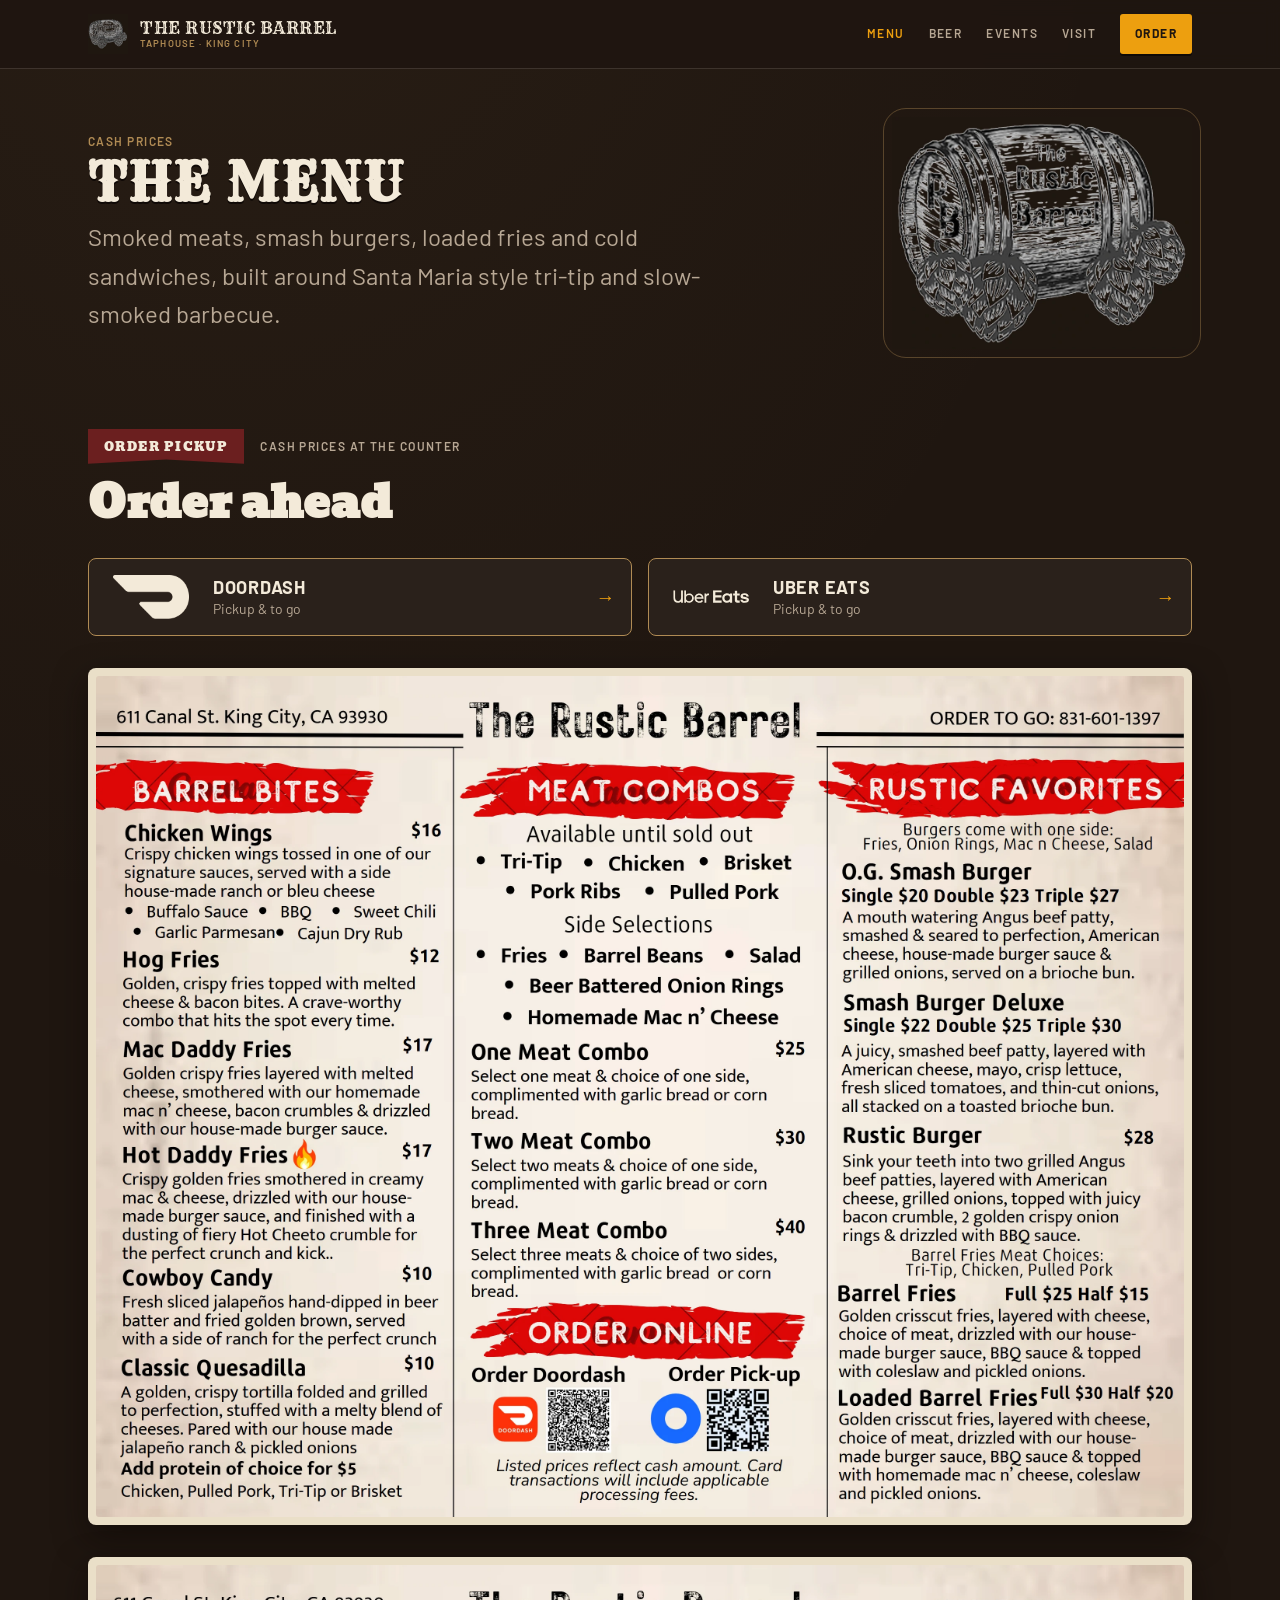
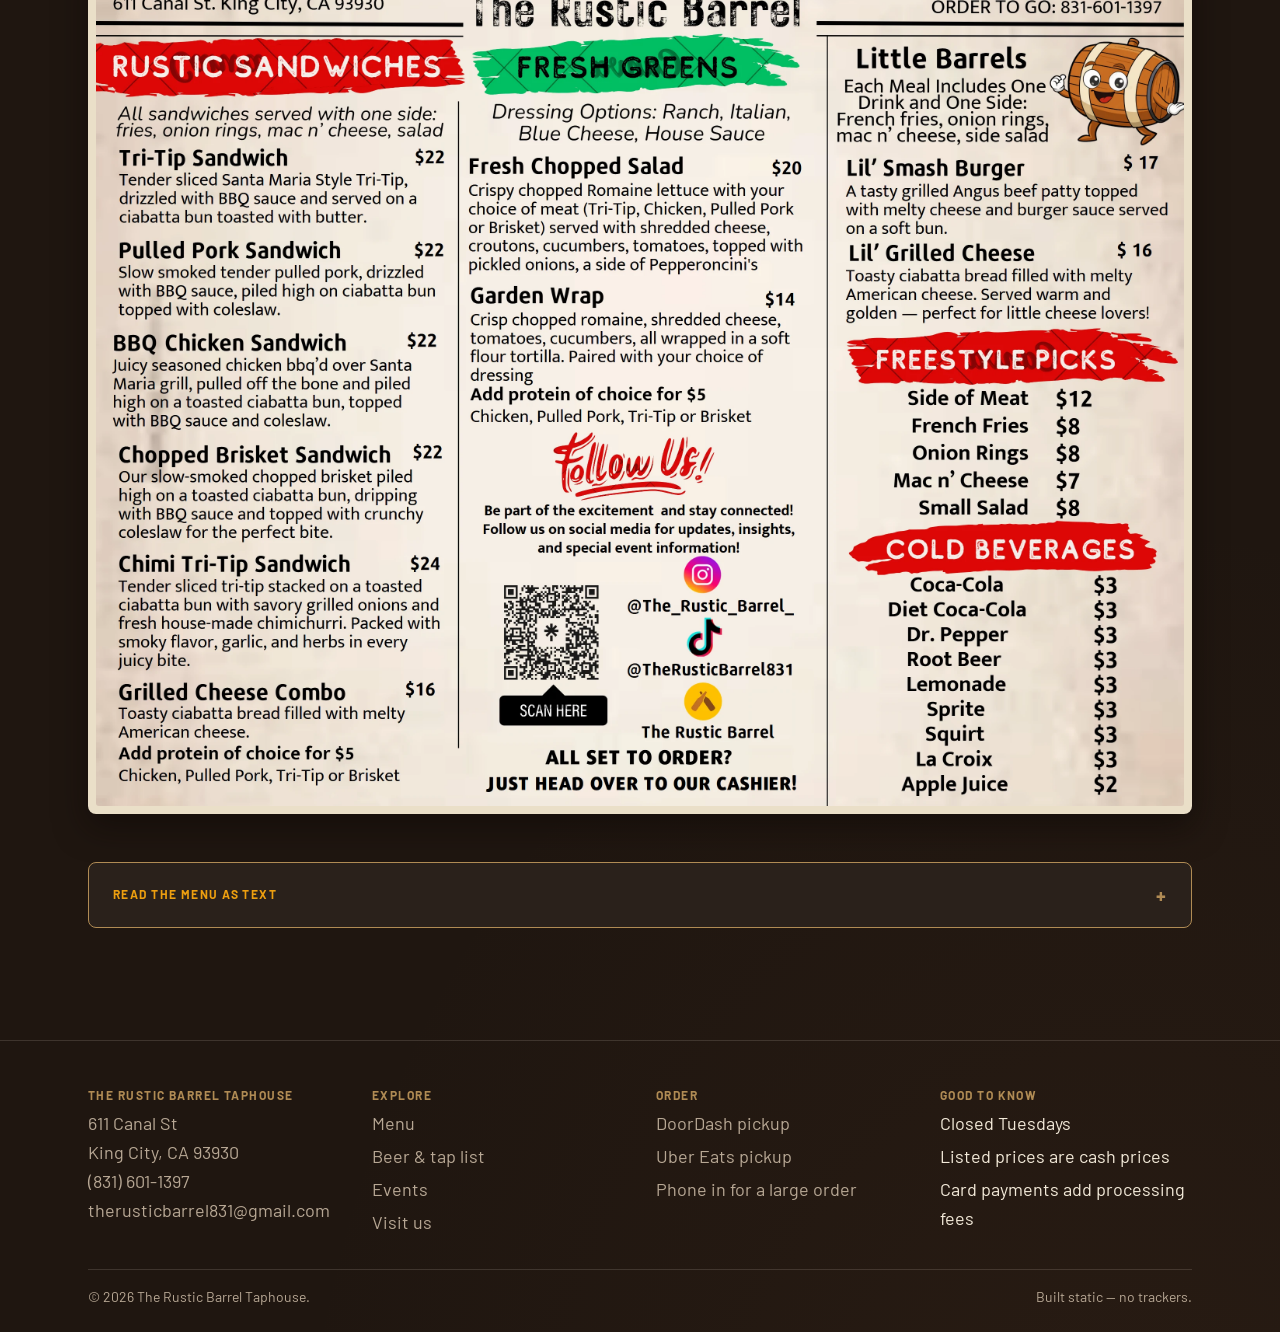
<file: menu.html>
<!DOCTYPE html>
<html lang="en">
<head>
<meta charset="utf-8">
<meta name="viewport" content="width=device-width, initial-scale=1, viewport-fit=cover">
<title>Menu | Smoked BBQ &amp;amp; Smash Burgers | Rustic Barrel</title>
<meta name="description" content="Santa Maria tri-tip, slow-smoked brisket and ribs, smash burgers, loaded fries and cold sandwiches. Cash prices shown.">
<link rel="canonical" href="https://rusticbarreldemo.vercel.app/menu">
<meta name="theme-color" content="#1F1610">
<meta name="robots" content="index, follow, max-image-preview:large">
<meta property="og:type" content="website">
<meta property="og:site_name" content="The Rustic Barrel Taphouse">
<meta property="og:title" content="Menu | Smoked BBQ &amp;amp; Smash Burgers | Rustic Barrel">
<meta property="og:description" content="Santa Maria tri-tip, slow-smoked brisket and ribs, smash burgers, loaded fries and cold sandwiches. Cash prices shown.">
<meta property="og:url" content="https://rusticbarreldemo.vercel.app/menu">
<meta property="og:image" content="https://rusticbarreldemo.vercel.app/assets/img/og-default.jpg">
<meta property="og:image:alt" content="The Rustic Barrel menu on aged parchment">
<meta name="twitter:card" content="summary_large_image">
<meta name="twitter:title" content="Menu | Smoked BBQ &amp;amp; Smash Burgers | Rustic Barrel">
<meta name="twitter:description" content="Santa Maria tri-tip, slow-smoked brisket and ribs, smash burgers, loaded fries and cold sandwiches. Cash prices shown.">
<meta name="twitter:image" content="https://rusticbarreldemo.vercel.app/assets/img/og-default.jpg">
<link rel="icon" href="/assets/img/logo-avatar.webp" type="image/webp">
<link rel="apple-touch-icon" href="/assets/img/logo-icon-192.png">
<link rel="manifest" href="/site.webmanifest">
<link rel="preconnect" href="https://fonts.googleapis.com">
<link rel="preconnect" href="https://fonts.gstatic.com" crossorigin>
<link rel="stylesheet" href="https://fonts.googleapis.com/css2?family=Rye&family=Bevan&family=Kaushan+Script&family=Barlow:wght@400;500;600;700&display=swap">
<link rel="stylesheet" href="/assets/tokens.css">
<link rel="stylesheet" href="/assets/css/site.css">
<script type="application/ld+json">
{
  "@context": "https://schema.org",
  "@type": "Menu",
  "name": "The Rustic Barrel Menu",
  "inLanguage": "en",
  "url": "https://rusticbarreldemo.vercel.app/menu",
  "description": "Barrel bites, meat combos, rustic favorites, sandwiches, salads and sides. 38 items across 8 sections: Barrel Bites, Meat Combos, Rustic Favorites, Rustic Sandwiches, Fresh Greens, Little Barrels, Freestyle Picks, Cold Beverages.",
  "hasMenuSection": [
    {
      "@type": "MenuSection",
      "name": "Barrel Bites",
      "hasMenuItem": [
        {
          "@type": "MenuItem",
          "name": "Chicken Wings",
          "description": "Crispy chicken wings tossed in one of our signature sauces, served with a side house-made ranch or bleu cheese",
          "offers": {
            "@type": "Offer",
            "price": "16",
            "priceCurrency": "USD"
          }
        },
        {
          "@type": "MenuItem",
          "name": "Hog Fries",
          "description": "Golden, crispy fries topped with melted cheese & bacon bites. A crave-worthy combo that hits the spot every time.",
          "offers": {
            "@type": "Offer",
            "price": "12",
            "priceCurrency": "USD"
          }
        },
        {
          "@type": "MenuItem",
          "name": "Mac Daddy Fries",
          "description": "Golden crispy fries layered with melted cheese, smothered with our homemade mac n' cheese, bacon crumbles & drizzled with our house-made burger sauce.",
          "offers": {
            "@type": "Offer",
            "price": "17",
            "priceCurrency": "USD"
          }
        },
        {
          "@type": "MenuItem",
          "name": "Hot Daddy Fries",
          "description": "Crispy golden fries smothered in creamy mac & cheese, drizzled with our house-made burger sauce, and finished with a dusting of fiery Hot Cheeto crumble for the perfect crunch and kick.",
          "offers": {
            "@type": "Offer",
            "price": "17",
            "priceCurrency": "USD"
          }
        },
        {
          "@type": "MenuItem",
          "name": "Cowboy Candy",
          "description": "Fresh sliced jalape\u00f1os hand-dipped in beer batter and fried golden brown, served with a side of ranch for the perfect crunch.",
          "offers": {
            "@type": "Offer",
            "price": "10",
            "priceCurrency": "USD"
          }
        },
        {
          "@type": "MenuItem",
          "name": "Classic Quesadilla",
          "description": "A golden, crispy tortilla folded and grilled to perfection, stuffed with a melty blend of cheeses. Pared with our house made jalape\u00f1o ranch & pickled onions.",
          "offers": {
            "@type": "Offer",
            "price": "10",
            "priceCurrency": "USD"
          }
        }
      ]
    },
    {
      "@type": "MenuSection",
      "name": "Meat Combos",
      "hasMenuItem": [
        {
          "@type": "MenuItem",
          "name": "One Meat Combo",
          "description": "Select one meat & choice of one side, complemented with garlic bread or corn bread.",
          "offers": {
            "@type": "Offer",
            "price": "25",
            "priceCurrency": "USD"
          }
        },
        {
          "@type": "MenuItem",
          "name": "Two Meat Combo",
          "description": "Select two meats & choice of one side, complemented with garlic bread or corn bread.",
          "offers": {
            "@type": "Offer",
            "price": "30",
            "priceCurrency": "USD"
          }
        },
        {
          "@type": "MenuItem",
          "name": "Three Meat Combo",
          "description": "Select three meats & choice of two sides, complemented with garlic bread or corn bread.",
          "offers": {
            "@type": "Offer",
            "price": "40",
            "priceCurrency": "USD"
          }
        }
      ]
    },
    {
      "@type": "MenuSection",
      "name": "Rustic Favorites",
      "hasMenuItem": [
        {
          "@type": "MenuItem",
          "name": "Rustic Burger",
          "description": "Sink your teeth into two grilled Angus beef patties, layered with American cheese, grilled onions, topped with juicy bacon crumble, 2 golden crispy onion rings & drizzled with BBQ sauce.",
          "offers": {
            "@type": "Offer",
            "price": "28",
            "priceCurrency": "USD"
          }
        }
      ]
    },
    {
      "@type": "MenuSection",
      "name": "Rustic Sandwiches",
      "hasMenuItem": [
        {
          "@type": "MenuItem",
          "name": "Tri-Tip Sandwich",
          "description": "Tender sliced Santa Maria Style Tri-Tip, drizzled with BBQ sauce and served on a ciabatta bun toasted with butter.",
          "offers": {
            "@type": "Offer",
            "price": "22",
            "priceCurrency": "USD"
          }
        },
        {
          "@type": "MenuItem",
          "name": "Pulled Pork Sandwich",
          "description": "Slow smoked tender pulled pork, drizzled with BBQ sauce, piled high on ciabatta bun topped with coleslaw.",
          "offers": {
            "@type": "Offer",
            "price": "22",
            "priceCurrency": "USD"
          }
        },
        {
          "@type": "MenuItem",
          "name": "BBQ Chicken Sandwich",
          "description": "Juicy seasoned chicken bbq'd over Santa Maria grill, pulled off the bone and piled high on a toasted ciabatta bun, topped with BBQ sauce and coleslaw.",
          "offers": {
            "@type": "Offer",
            "price": "22",
            "priceCurrency": "USD"
          }
        },
        {
          "@type": "MenuItem",
          "name": "Chopped Brisket Sandwich",
          "description": "Our slow-smoked chopped brisket piled high on a toasted ciabatta bun, dripping with BBQ sauce and topped with crunchy coleslaw for the perfect bite.",
          "offers": {
            "@type": "Offer",
            "price": "22",
            "priceCurrency": "USD"
          }
        },
        {
          "@type": "MenuItem",
          "name": "Chimi Tri-Tip Sandwich",
          "description": "Tender sliced tri-tip stacked on a toasted ciabatta bun with savory grilled onions and fresh house-made chimichurri. Packed with smoky flavor, garlic, and herbs in every juicy bite.",
          "offers": {
            "@type": "Offer",
            "price": "24",
            "priceCurrency": "USD"
          }
        },
        {
          "@type": "MenuItem",
          "name": "Grilled Cheese Combo",
          "description": "Toasty ciabatta bread filled with melty American cheese.",
          "offers": {
            "@type": "Offer",
            "price": "16",
            "priceCurrency": "USD"
          }
        }
      ]
    },
    {
      "@type": "MenuSection",
      "name": "Fresh Greens",
      "hasMenuItem": [
        {
          "@type": "MenuItem",
          "name": "Fresh Chopped Salad",
          "description": "Crispy chopped Romaine lettuce with your choice of meat (Tri-Tip, Chicken, Pulled Pork or Brisket) served with shredded cheese, croutons, cucumbers, tomatoes, topped with pickled onions, a side of pepperoncini.",
          "offers": {
            "@type": "Offer",
            "price": "20",
            "priceCurrency": "USD"
          }
        },
        {
          "@type": "MenuItem",
          "name": "Garden Wrap",
          "description": "Crisp chopped romaine, shredded cheese, tomatoes, cucumbers, all wrapped in a soft flour tortilla. Paired with your choice of dressing.",
          "offers": {
            "@type": "Offer",
            "price": "14",
            "priceCurrency": "USD"
          }
        }
      ]
    },
    {
      "@type": "MenuSection",
      "name": "Little Barrels",
      "hasMenuItem": [
        {
          "@type": "MenuItem",
          "name": "Lil' Smash Burger",
          "description": "A tasty grilled Angus beef patty topped with melty cheese and burger sauce served on a soft bun.",
          "offers": {
            "@type": "Offer",
            "price": "17",
            "priceCurrency": "USD"
          }
        },
        {
          "@type": "MenuItem",
          "name": "Lil' Grilled Cheese",
          "description": "Toasty ciabatta bread filled with melty American cheese. Served warm and golden \u2014 perfect for little cheese lovers!",
          "offers": {
            "@type": "Offer",
            "price": "16",
            "priceCurrency": "USD"
          }
        }
      ]
    },
    {
      "@type": "MenuSection",
      "name": "Freestyle Picks",
      "hasMenuItem": [
        {
          "@type": "MenuItem",
          "name": "Side of Meat",
          "description": null,
          "offers": {
            "@type": "Offer",
            "price": "12",
            "priceCurrency": "USD"
          }
        },
        {
          "@type": "MenuItem",
          "name": "French Fries",
          "description": null,
          "offers": {
            "@type": "Offer",
            "price": "8",
            "priceCurrency": "USD"
          }
        },
        {
          "@type": "MenuItem",
          "name": "Onion Rings",
          "description": null,
          "offers": {
            "@type": "Offer",
            "price": "8",
            "priceCurrency": "USD"
          }
        },
        {
          "@type": "MenuItem",
          "name": "Mac n' Cheese",
          "description": null,
          "offers": {
            "@type": "Offer",
            "price": "7",
            "priceCurrency": "USD"
          }
        },
        {
          "@type": "MenuItem",
          "name": "Small Salad",
          "description": null,
          "offers": {
            "@type": "Offer",
            "price": "8",
            "priceCurrency": "USD"
          }
        }
      ]
    },
    {
      "@type": "MenuSection",
      "name": "Cold Beverages",
      "hasMenuItem": [
        {
          "@type": "MenuItem",
          "name": "Coca-Cola",
          "description": null,
          "offers": {
            "@type": "Offer",
            "price": "3",
            "priceCurrency": "USD"
          }
        },
        {
          "@type": "MenuItem",
          "name": "Diet Coca-Cola",
          "description": null,
          "offers": {
            "@type": "Offer",
            "price": "3",
            "priceCurrency": "USD"
          }
        },
        {
          "@type": "MenuItem",
          "name": "Dr. Pepper",
          "description": null,
          "offers": {
            "@type": "Offer",
            "price": "3",
            "priceCurrency": "USD"
          }
        },
        {
          "@type": "MenuItem",
          "name": "Root Beer",
          "description": null,
          "offers": {
            "@type": "Offer",
            "price": "3",
            "priceCurrency": "USD"
          }
        },
        {
          "@type": "MenuItem",
          "name": "Lemonade",
          "description": null,
          "offers": {
            "@type": "Offer",
            "price": "3",
            "priceCurrency": "USD"
          }
        },
        {
          "@type": "MenuItem",
          "name": "Sprite",
          "description": null,
          "offers": {
            "@type": "Offer",
            "price": "3",
            "priceCurrency": "USD"
          }
        },
        {
          "@type": "MenuItem",
          "name": "Squirt",
          "description": null,
          "offers": {
            "@type": "Offer",
            "price": "3",
            "priceCurrency": "USD"
          }
        },
        {
          "@type": "MenuItem",
          "name": "La Croix",
          "description": null,
          "offers": {
            "@type": "Offer",
            "price": "3",
            "priceCurrency": "USD"
          }
        },
        {
          "@type": "MenuItem",
          "name": "Apple Juice",
          "description": null,
          "offers": {
            "@type": "Offer",
            "price": "2",
            "priceCurrency": "USD"
          }
        }
      ]
    }
  ]
}
</script>
</head>
<body class="wood wood--dark">
<a class="skip-link" href="#main">Skip to content</a>
<header class="site-header">
  <div class="wrap">
    <a class="brandmark" href="/">
      <img src="/assets/img/logo-avatar-dark.webp" width="40" height="40"
           alt="The Rustic Barrel logo: an engraved barrel lettered The Rustic Barrel, flanked by hop cones" fetchpriority="high">
      <span>The Rustic Barrel<small>Taphouse &middot; King City</small></span>
    </a>
    <nav class="nav" aria-label="Primary"><a href="/menu" aria-current="page">Menu</a><a href="/beer">Beer</a><a href="/events">Events</a><a href="/visit">Visit</a>
      <a class="btn btn--primary" href="/#order" style="min-height:40px;padding:.35rem .8rem;">Order</a>
    </nav>
  </div>
</header>
<main id="main">

<section class="page-head">
  <div class="wrap page-head__grid">
    <div class="page-head__text">
      <p class="label" style="color:var(--color-accent-brass)">Cash prices</p>
      <h1>The Menu</h1>
      <p class="lede">Smoked meats, smash burgers, loaded fries and cold sandwiches, built around Santa&nbsp;Maria style tri-tip and slow-smoked barbecue.</p>
    </div>
    <div class="page-head__mark">
      <img src="/assets/img/logo-mark-dark.webp" width="720" height="556"
           alt="The Rustic Barrel logo: an engraved barrel lettered The Rustic Barrel, flanked by hop cones" decoding="async" fetchpriority="high">
    </div>
  </div>
</section>

<section class="section section--tight" aria-labelledby="order-h">
  <div class="wrap">
    <div class="cluster" style="margin-bottom:var(--space-sm)">
      <span class="ribbon">Order pickup</span>
      <span class="label" style="color:var(--color-ink-on-dark-muted)">Cash prices at the counter</span>
    </div>
    <h2 id="order-h">Order ahead</h2>
    <div class="order-grid mt-lg">
      <a class="order-card" href="https://www.doordash.com/store/the-rustic-barrel-king-city-34689489/90022148/?pickup=true"
         data-scheme="doordash://store/the-rustic-barrel-king-city-34689489/90022148"
         rel="nofollow noopener" target="_blank">
        <span class="order-card__mark"><img src="/assets/img/partner-doordash.png"
          width="231" height="132" alt="DoorDash" loading="lazy" decoding="async"></span>
        <span><span class="order-card__label">DoorDash</span>
        <span class="order-card__meta">Pickup &amp; to go</span></span>
        <span class="order-card__go" aria-hidden="true">&rarr;</span></a>
      <a class="order-card" href="https://www.ubereats.com/store/the-rustic-barrel/j50H6Tr2W-qha1Ep9ys4Ag"
         data-scheme="ubereats://store/browse?client_id=eats&amp;storeUUID={STORE_UUID}"
         rel="nofollow noopener" target="_blank">
        <span class="order-card__mark"><img src="/assets/img/partner-ubereats.svg"
          width="134" height="24" alt="Uber Eats" loading="lazy" decoding="async"></span>
        <span><span class="order-card__label">Uber Eats</span>
        <span class="order-card__meta">Pickup &amp; to go</span></span>
        <span class="order-card__go" aria-hidden="true">&rarr;</span></a>
    </div>
    <p class="visually-hidden" role="status" aria-live="polite" data-dl-status></p>
  </div>
</section>
<section class="section">
  <div class="wrap">
    <figure class="menu-page">
      <picture>
        <source type="image/webp" srcset="/assets/menu-pages/menu-page-1.webp">
        <img src="/assets/menu-pages/menu-page-1.png"
             width="2800" height="2164"
             alt="The Rustic Barrel menu page one: Barrel Bites including chicken wings, Hog Fries, Mac Daddy Fries, Hot Daddy Fries, Cowboy Candy and Classic Quesadilla; Meat Combos priced at one, two and three meats; and Rustic Favorites including the O.G. Smash Burger, Smash Burger Deluxe, Rustic Burger and Barrel Fries." loading="lazy" decoding="async">
      </picture>
    </figure><figure class="menu-page">
      <picture>
        <source type="image/webp" srcset="/assets/menu-pages/menu-page-2.webp">
        <img src="/assets/menu-pages/menu-page-2.png"
             width="2800" height="2164"
             alt="The Rustic Barrel menu page two: Rustic Sandwiches including Tri-Tip, Pulled Pork, BBQ Chicken and Chopped Brisket; Fresh Greens salads and Garden Wrap; Little Barrels kids meals; Freestyle Pick sides; and Cold Beverages." loading="lazy" decoding="async">
      </picture>
    </figure>

    <details class="menu-text">
      <summary>Read the menu as text</summary>
      <div class="menu-text__body">
        <p class="cta-disclosure">
          Listed prices are cash prices. Card transactions include applicable
          processing fees.
        </p>
        <div class="menu-section"><h3>Barrel Bites</h3><div class="menu-list mt-lg"><div class="menu-item"><span class="menu-item__name">Chicken Wings</span><span class="menu-item__price">$16</span><p class="menu-item__desc">Crispy chicken wings tossed in one of our signature sauces, served with a side house-made ranch or bleu cheese</p><p class="menu-item__variants">Buffalo · BBQ · Sweet Chili · Garlic Parmesan · Cajun Dry Rub</p></div><div class="menu-item"><span class="menu-item__name">Hog Fries</span><span class="menu-item__price">$12</span><p class="menu-item__desc">Golden, crispy fries topped with melted cheese &amp; bacon bites. A crave-worthy combo that hits the spot every time.</p></div><div class="menu-item"><span class="menu-item__name">Mac Daddy Fries</span><span class="menu-item__price">$17</span><p class="menu-item__desc">Golden crispy fries layered with melted cheese, smothered with our homemade mac n&#x27; cheese, bacon crumbles &amp; drizzled with our house-made burger sauce.</p></div><div class="menu-item"><span class="menu-item__name">Hot Daddy Fries</span><span class="menu-item__price">$17</span><p class="menu-item__desc">Crispy golden fries smothered in creamy mac &amp; cheese, drizzled with our house-made burger sauce, and finished with a dusting of fiery Hot Cheeto crumble for the perfect crunch and kick.</p></div><div class="menu-item"><span class="menu-item__name">Cowboy Candy</span><span class="menu-item__price">$10</span><p class="menu-item__desc">Fresh sliced jalapeños hand-dipped in beer batter and fried golden brown, served with a side of ranch for the perfect crunch.</p></div><div class="menu-item"><span class="menu-item__name">Classic Quesadilla</span><span class="menu-item__price">$10</span><p class="menu-item__desc">A golden, crispy tortilla folded and grilled to perfection, stuffed with a melty blend of cheeses. Pared with our house made jalapeño ranch &amp; pickled onions.</p><p class="menu-item__variants">Add protein of choice for $5 — Chicken, Pulled Pork, Tri-Tip or Brisket</p></div></div></div><div class="menu-section"><h3>Meat Combos</h3><p class="menu-note">Available until sold out. Choose your meats and sides.</p><div class="menu-list mt-lg"><div class="menu-item"><span class="menu-item__name">One Meat Combo</span><span class="menu-item__price">$25</span><p class="menu-item__desc">Select one meat &amp; choice of one side, complemented with garlic bread or corn bread.</p><p class="menu-item__variants">Meats: Tri-Tip · Chicken · Brisket · Pork Ribs · Pulled Pork</p></div><div class="menu-item"><span class="menu-item__name">Two Meat Combo</span><span class="menu-item__price">$30</span><p class="menu-item__desc">Select two meats &amp; choice of one side, complemented with garlic bread or corn bread.</p><p class="menu-item__variants">Sides: Fries · Barrel Beans · Salad · Beer Battered Onion Rings · Homemade Mac n&#x27; Cheese</p></div><div class="menu-item"><span class="menu-item__name">Three Meat Combo</span><span class="menu-item__price">$40</span><p class="menu-item__desc">Select three meats &amp; choice of two sides, complemented with garlic bread or corn bread.</p></div></div></div><div class="menu-section"><h3>Rustic Favorites</h3><p class="menu-note">Burgers come with one side: Fries, Onion Rings, Mac n Cheese, Salad</p><div class="menu-list mt-lg"><div class="menu-item"><span class="menu-item__name">O.G. Smash Burger</span><span class="menu-item__price">Single $20 · Double $23 · Triple $27</span><p class="menu-item__desc">A mouth watering Angus beef patty, smashed &amp; seared to perfection, American cheese, house-made burger sauce &amp; grilled onions, served on a brioche bun.</p></div><div class="menu-item"><span class="menu-item__name">Smash Burger Deluxe</span><span class="menu-item__price">Single $22 · Double $25 · Triple $30</span><p class="menu-item__desc">A juicy, smashed beef patty, layered with American cheese, mayo, crisp lettuce, fresh sliced tomatoes, and thin-cut onions, all stacked on a toasted brioche bun.</p></div><div class="menu-item"><span class="menu-item__name">Rustic Burger</span><span class="menu-item__price">$28</span><p class="menu-item__desc">Sink your teeth into two grilled Angus beef patties, layered with American cheese, grilled onions, topped with juicy bacon crumble, 2 golden crispy onion rings &amp; drizzled with BBQ sauce.</p></div><div class="menu-item"><span class="menu-item__name">Barrel Fries</span><span class="menu-item__price">Full $25 · Half $15</span><p class="menu-item__desc">Golden crisscut fries, layered with cheese, choice of meat, drizzled with our house-made burger sauce, BBQ sauce &amp; topped with coleslaw and pickled onions.</p><p class="menu-item__variants">Meat choices: Tri-Tip, Chicken, Pulled Pork</p></div><div class="menu-item"><span class="menu-item__name">Loaded Barrel Fries</span><span class="menu-item__price">Full $30 · Half $20</span><p class="menu-item__desc">Golden crisscut fries, layered with cheese, choice of meat, drizzled with our house-made burger sauce, BBQ sauce &amp; topped with homemade mac n&#x27; cheese, coleslaw and pickled onions.</p></div></div></div><div class="menu-section"><h3>Rustic Sandwiches</h3><p class="menu-note">All sandwiches served with one side: fries, onion rings, mac n&#x27; cheese, salad</p><div class="menu-list mt-lg"><div class="menu-item"><span class="menu-item__name">Tri-Tip Sandwich</span><span class="menu-item__price">$22</span><p class="menu-item__desc">Tender sliced Santa Maria Style Tri-Tip, drizzled with BBQ sauce and served on a ciabatta bun toasted with butter.</p></div><div class="menu-item"><span class="menu-item__name">Pulled Pork Sandwich</span><span class="menu-item__price">$22</span><p class="menu-item__desc">Slow smoked tender pulled pork, drizzled with BBQ sauce, piled high on ciabatta bun topped with coleslaw.</p></div><div class="menu-item"><span class="menu-item__name">BBQ Chicken Sandwich</span><span class="menu-item__price">$22</span><p class="menu-item__desc">Juicy seasoned chicken bbq&#x27;d over Santa Maria grill, pulled off the bone and piled high on a toasted ciabatta bun, topped with BBQ sauce and coleslaw.</p></div><div class="menu-item"><span class="menu-item__name">Chopped Brisket Sandwich</span><span class="menu-item__price">$22</span><p class="menu-item__desc">Our slow-smoked chopped brisket piled high on a toasted ciabatta bun, dripping with BBQ sauce and topped with crunchy coleslaw for the perfect bite.</p></div><div class="menu-item"><span class="menu-item__name">Chimi Tri-Tip Sandwich</span><span class="menu-item__price">$24</span><p class="menu-item__desc">Tender sliced tri-tip stacked on a toasted ciabatta bun with savory grilled onions and fresh house-made chimichurri. Packed with smoky flavor, garlic, and herbs in every juicy bite.</p></div><div class="menu-item"><span class="menu-item__name">Grilled Cheese Combo</span><span class="menu-item__price">$16</span><p class="menu-item__desc">Toasty ciabatta bread filled with melty American cheese.</p><p class="menu-item__variants">Add protein of choice for $5 — Chicken, Pulled Pork, Tri-Tip or Brisket</p></div></div></div><div class="menu-section"><h3>Fresh Greens</h3><p class="menu-note">Dressing options: Ranch, Italian, Blue Cheese, House Sauce</p><div class="menu-list mt-lg"><div class="menu-item"><span class="menu-item__name">Fresh Chopped Salad</span><span class="menu-item__price">$20</span><p class="menu-item__desc">Crispy chopped Romaine lettuce with your choice of meat (Tri-Tip, Chicken, Pulled Pork or Brisket) served with shredded cheese, croutons, cucumbers, tomatoes, topped with pickled onions, a side of pepperoncini.</p></div><div class="menu-item"><span class="menu-item__name">Garden Wrap</span><span class="menu-item__price">$14</span><p class="menu-item__desc">Crisp chopped romaine, shredded cheese, tomatoes, cucumbers, all wrapped in a soft flour tortilla. Paired with your choice of dressing.</p></div></div></div><div class="menu-section"><h3>Little Barrels</h3><p class="menu-note">Each meal includes one drink and one side: French fries, onion rings, mac n&#x27; cheese, side salad</p><div class="menu-list mt-lg"><div class="menu-item"><span class="menu-item__name">Lil&#x27; Smash Burger</span><span class="menu-item__price">$17</span><p class="menu-item__desc">A tasty grilled Angus beef patty topped with melty cheese and burger sauce served on a soft bun.</p></div><div class="menu-item"><span class="menu-item__name">Lil&#x27; Grilled Cheese</span><span class="menu-item__price">$16</span><p class="menu-item__desc">Toasty ciabatta bread filled with melty American cheese. Served warm and golden — perfect for little cheese lovers!</p></div></div></div><div class="menu-section"><h3>Freestyle Picks</h3><p class="menu-note">Sides</p><div class="menu-list mt-lg"><div class="menu-item"><span class="menu-item__name">Side of Meat</span><span class="menu-item__price">$12</span></div><div class="menu-item"><span class="menu-item__name">French Fries</span><span class="menu-item__price">$8</span></div><div class="menu-item"><span class="menu-item__name">Onion Rings</span><span class="menu-item__price">$8</span></div><div class="menu-item"><span class="menu-item__name">Mac n&#x27; Cheese</span><span class="menu-item__price">$7</span></div><div class="menu-item"><span class="menu-item__name">Small Salad</span><span class="menu-item__price">$8</span></div></div></div><div class="menu-section"><h3>Cold Beverages</h3><div class="menu-list mt-lg"><div class="menu-item"><span class="menu-item__name">Coca-Cola</span><span class="menu-item__price">$3</span></div><div class="menu-item"><span class="menu-item__name">Diet Coca-Cola</span><span class="menu-item__price">$3</span></div><div class="menu-item"><span class="menu-item__name">Dr. Pepper</span><span class="menu-item__price">$3</span></div><div class="menu-item"><span class="menu-item__name">Root Beer</span><span class="menu-item__price">$3</span></div><div class="menu-item"><span class="menu-item__name">Lemonade</span><span class="menu-item__price">$3</span></div><div class="menu-item"><span class="menu-item__name">Sprite</span><span class="menu-item__price">$3</span></div><div class="menu-item"><span class="menu-item__name">Squirt</span><span class="menu-item__price">$3</span></div><div class="menu-item"><span class="menu-item__name">La Croix</span><span class="menu-item__price">$3</span></div><div class="menu-item"><span class="menu-item__name">Apple Juice</span><span class="menu-item__price">$2</span></div></div></div>
      </div>
    </details>
  </div>
</section>
</main>
<footer class="site-footer">
  <div class="wrap">
    <div class="footer-grid">
      <div><h3>The Rustic Barrel Taphouse</h3>
        <p style="color:var(--color-ink-on-dark-muted)">611 Canal St<br>King City, CA 93930<br>
        <a href="tel:+18316011397">(831) 601-1397</a><br>
        <a href="mailto:therusticbarrel831@gmail.com">therusticbarrel831@gmail.com</a></p></div>
      <div><h3>Explore</h3><ul>
        <li><a href="/menu">Menu</a></li><li><a href="/beer">Beer &amp; tap list</a></li>
        <li><a href="/events">Events</a></li><li><a href="/visit">Visit us</a></li></ul></div>
      <div><h3>Order</h3><ul>
        <li><a href="https://www.doordash.com/store/the-rustic-barrel-king-city-34689489/90022148/?pickup=true" rel="nofollow noopener" target="_blank">DoorDash pickup</a></li>
        <li><a href="https://www.ubereats.com/store/the-rustic-barrel/j50H6Tr2W-qha1Ep9ys4Ag" rel="nofollow noopener" target="_blank">Uber Eats pickup</a></li>
        <li><a href="tel:+18316011397">Phone in for a large order</a></li></ul></div>
      <div><h3>Good to know</h3><ul><li>Closed Tuesdays</li><li>Listed prices are cash prices</li><li>Card payments add processing fees</li></ul></div>
    </div>
    <div class="footer-base">
      <span>&copy; <span data-year>2026</span> The Rustic Barrel Taphouse.</span>
      <span>Built static &mdash; no trackers.</span>
    </div>
  </div>
</footer>
<script src="/assets/js/deeplink.js" defer></script>
<script>document.querySelector('[data-year]').textContent=new Date().getFullYear();</script>
</body>
</html>
</file>
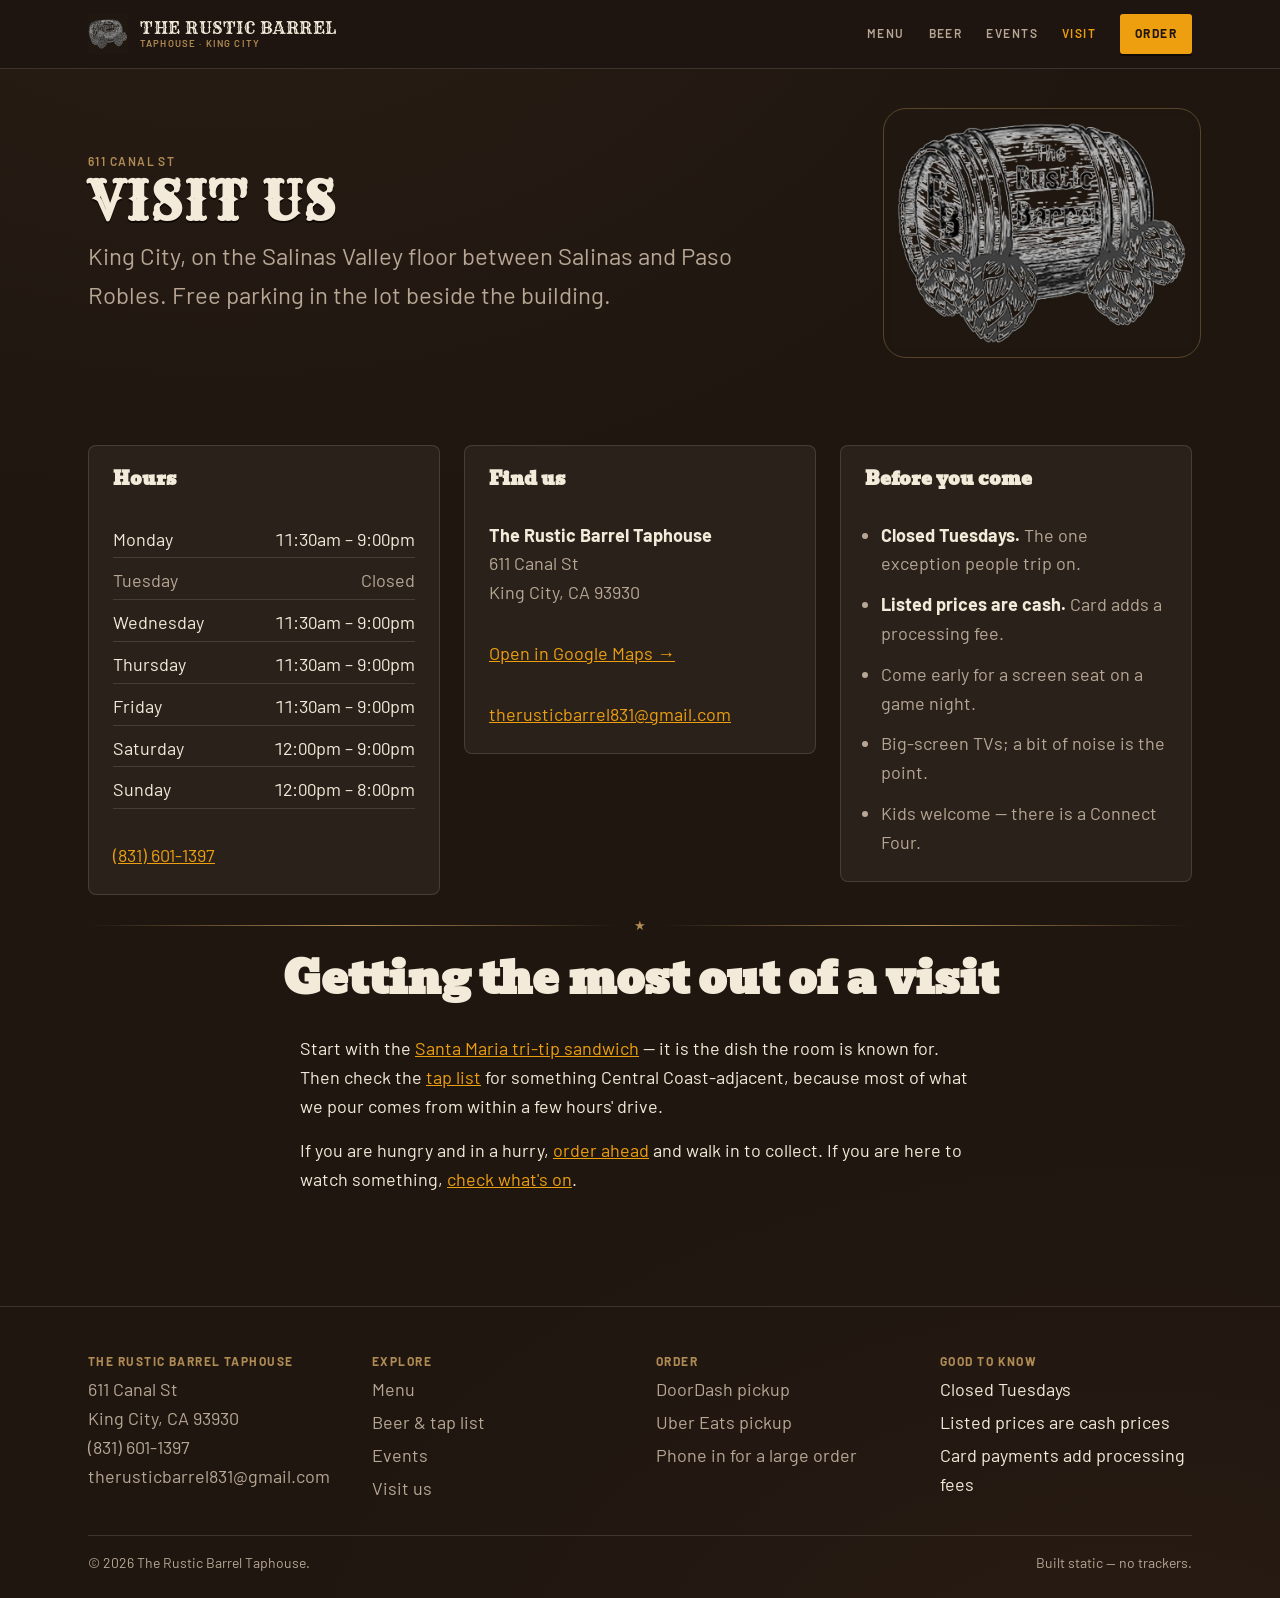
<file: visit.html>
<!DOCTYPE html>
<html lang="en">
<head>
<meta charset="utf-8">
<meta name="viewport" content="width=device-width, initial-scale=1, viewport-fit=cover">
<title>Visit Us | 611 Canal St, King City, CA | The Rustic Barrel</title>
<meta name="description" content="Find The Rustic Barrel at 611 Canal St, King City, CA. Open Mon and Wed-Fri 11:30am-9pm, Sat 12-9pm, Sun 12-8pm. Closed Tuesdays.">
<link rel="canonical" href="https://rusticbarreldemo.vercel.app/visit">
<meta name="theme-color" content="#1F1610">
<meta name="robots" content="index, follow, max-image-preview:large">
<meta property="og:type" content="website">
<meta property="og:site_name" content="The Rustic Barrel Taphouse">
<meta property="og:title" content="Visit Us | 611 Canal St, King City, CA | The Rustic Barrel">
<meta property="og:description" content="Find The Rustic Barrel at 611 Canal St, King City, CA. Open Mon and Wed-Fri 11:30am-9pm, Sat 12-9pm, Sun 12-8pm. Closed Tuesdays.">
<meta property="og:url" content="https://rusticbarreldemo.vercel.app/visit">
<meta property="og:image" content="https://rusticbarreldemo.vercel.app/assets/img/og-default.jpg">
<meta property="og:image:alt" content="Interior of The Rustic Barrel with a multi-tap bar and big screens">
<meta name="twitter:card" content="summary_large_image">
<meta name="twitter:title" content="Visit Us | 611 Canal St, King City, CA | The Rustic Barrel">
<meta name="twitter:description" content="Find The Rustic Barrel at 611 Canal St, King City, CA. Open Mon and Wed-Fri 11:30am-9pm, Sat 12-9pm, Sun 12-8pm. Closed Tuesdays.">
<meta name="twitter:image" content="https://rusticbarreldemo.vercel.app/assets/img/og-default.jpg">
<link rel="icon" href="/assets/img/logo-avatar.webp" type="image/webp">
<link rel="apple-touch-icon" href="/assets/img/logo-icon-192.png">
<link rel="manifest" href="/site.webmanifest">
<link rel="preconnect" href="https://fonts.googleapis.com">
<link rel="preconnect" href="https://fonts.gstatic.com" crossorigin>
<link rel="stylesheet" href="https://fonts.googleapis.com/css2?family=Rye&family=Bevan&family=Kaushan+Script&family=Barlow:wght@400;500;600;700&display=swap">
<link rel="stylesheet" href="/assets/tokens.css">
<link rel="stylesheet" href="/assets/css/site.css">
<script type="application/ld+json">
{
  "@context": "https://schema.org",
  "@type": "LocalBusiness",
  "@id": "https://rusticbarreldemo.vercel.app/visit#business",
  "name": "The Rustic Barrel Taphouse",
  "url": "https://rusticbarreldemo.vercel.app/visit",
  "telephone": "+1-831-601-1397",
  "priceRange": "$$",
  "address": {
    "@type": "PostalAddress",
    "streetAddress": "611 Canal St",
    "addressLocality": "King City",
    "addressRegion": "CA",
    "postalCode": "93930",
    "addressCountry": "US"
  },
  "geo": {
    "@type": "GeoCoordinates",
    "latitude": 36.202538,
    "longitude": -121.12799
  }
}
</script>
</head>
<body class="wood wood--dark">
<a class="skip-link" href="#main">Skip to content</a>
<header class="site-header">
  <div class="wrap">
    <a class="brandmark" href="/">
      <img src="/assets/img/logo-avatar-dark.webp" width="40" height="40"
           alt="The Rustic Barrel logo: an engraved barrel lettered The Rustic Barrel, flanked by hop cones" fetchpriority="high">
      <span>The Rustic Barrel<small>Taphouse &middot; King City</small></span>
    </a>
    <nav class="nav" aria-label="Primary"><a href="/menu">Menu</a><a href="/beer">Beer</a><a href="/events">Events</a><a href="/visit" aria-current="page">Visit</a>
      <a class="btn btn--primary" href="/#order" style="min-height:40px;padding:.35rem .8rem;">Order</a>
    </nav>
  </div>
</header>
<main id="main">

<section class="page-head">
  <div class="wrap page-head__grid">
    <div class="page-head__text">
      <p class="label" style="color:var(--color-accent-brass)">611 Canal St</p>
      <h1>Visit us</h1>
      <p class="lede">King City, on the Salinas Valley floor between Salinas and Paso Robles. Free parking in the lot beside the building.</p>
    </div>
    <div class="page-head__mark">
      <img src="/assets/img/logo-mark-dark.webp" width="720" height="556"
           alt="The Rustic Barrel logo: an engraved barrel lettered The Rustic Barrel, flanked by hop cones" decoding="async" fetchpriority="high">
    </div>
  </div>
</section>
<section class="section">
  <div class="wrap">
    <div class="cards" style="align-items:start">
      <div class="card">
        <h2 style="font-size:var(--typography-display-s)">Hours</h2>
        <div class="hours-list mt-lg" data-today-row>
          <div class="hours-row" data-day="mon"><span>Monday</span><span>11:30am &ndash; 9:00pm</span></div>
          <div class="hours-row hours-row--closed" data-day="tue"><span>Tuesday</span><span>Closed</span></div>
          <div class="hours-row" data-day="wed"><span>Wednesday</span><span>11:30am &ndash; 9:00pm</span></div>
          <div class="hours-row" data-day="thu"><span>Thursday</span><span>11:30am &ndash; 9:00pm</span></div>
          <div class="hours-row" data-day="fri"><span>Friday</span><span>11:30am &ndash; 9:00pm</span></div>
          <div class="hours-row" data-day="sat"><span>Saturday</span><span>12:00pm &ndash; 9:00pm</span></div>
          <div class="hours-row" data-day="sun"><span>Sunday</span><span>12:00pm &ndash; 8:00pm</span></div>
        </div>
        <p class="mt-lg"><a href="tel:+18316011397">(831) 601-1397</a></p>
      </div>

      <div class="card">
        <h2 style="font-size:var(--typography-display-s)">Find us</h2>
        <address class="mt-lg" style="font-style:normal;color:var(--color-ink-on-dark-muted)">
          <strong style="color:var(--color-primary-bone)">The Rustic Barrel Taphouse</strong><br>
          611 Canal St<br>King City, CA 93930
        </address>
        <p class="mt-lg">
          <a href="https://www.google.com/maps/search/?api=1&amp;query=The+Rustic+Barrel,+611+Canal+St,+King+City,+CA+93930"
             rel="noopener">Open in Google Maps &rarr;</a>
        </p>
        <p class="mt-lg">
          <a href="mailto:therusticbarrel831@gmail.com">therusticbarrel831@gmail.com</a>
        </p>
      </div>

      <div class="card">
        <h2 style="font-size:var(--typography-display-s)">Before you come</h2>
        <ul class="stack-sm mt-lg" style="padding-left:var(--space-sm);color:var(--color-ink-on-dark-muted)">
          <li><strong style="color:var(--color-primary-bone)">Closed Tuesdays.</strong> The one exception people trip on.</li>
          <li><strong style="color:var(--color-primary-bone)">Listed prices are cash.</strong> Card adds a processing fee.</li>
          <li>Come early for a screen seat on a game night.</li>
          <li>Big-screen TVs; a bit of noise is the point.</li>
          <li>Kids welcome &mdash; there is a Connect Four.</li>
        </ul>
      </div>
    </div>

    <div class="rule rule--star" aria-hidden="true"><span>&#9733;</span></div>

    <h2 class="text-center">Getting the most out of a visit</h2>

    <div class="prose mt-lg">
      <p>
        Start with the <a href="/menu">Santa&nbsp;Maria tri-tip sandwich</a>
        &mdash; it is the dish the room is known for. Then check the
        <a href="/beer">tap list</a> for something Central Coast-adjacent,
        because most of what we pour comes from within a few hours' drive.
      </p>
      <p>
        If you are hungry and in a hurry, <a href="/#order">order ahead</a> and
        walk in to collect. If you are here to watch something,
        <a href="/events">check what's on</a>.
      </p>
    </div>
  </div>
</section>
</main>
<footer class="site-footer">
  <div class="wrap">
    <div class="footer-grid">
      <div><h3>The Rustic Barrel Taphouse</h3>
        <p style="color:var(--color-ink-on-dark-muted)">611 Canal St<br>King City, CA 93930<br>
        <a href="tel:+18316011397">(831) 601-1397</a><br>
        <a href="mailto:therusticbarrel831@gmail.com">therusticbarrel831@gmail.com</a></p></div>
      <div><h3>Explore</h3><ul>
        <li><a href="/menu">Menu</a></li><li><a href="/beer">Beer &amp; tap list</a></li>
        <li><a href="/events">Events</a></li><li><a href="/visit">Visit us</a></li></ul></div>
      <div><h3>Order</h3><ul>
        <li><a href="https://www.doordash.com/store/the-rustic-barrel-king-city-34689489/90022148/?pickup=true" rel="nofollow noopener" target="_blank">DoorDash pickup</a></li>
        <li><a href="https://www.ubereats.com/store/the-rustic-barrel/j50H6Tr2W-qha1Ep9ys4Ag" rel="nofollow noopener" target="_blank">Uber Eats pickup</a></li>
        <li><a href="tel:+18316011397">Phone in for a large order</a></li></ul></div>
      <div><h3>Good to know</h3><ul><li>Closed Tuesdays</li><li>Listed prices are cash prices</li><li>Card payments add processing fees</li></ul></div>
    </div>
    <div class="footer-base">
      <span>&copy; <span data-year>2026</span> The Rustic Barrel Taphouse.</span>
      <span>Built static &mdash; no trackers.</span>
    </div>
  </div>
</footer>
<script src="/assets/js/deeplink.js" defer></script>
<script>document.querySelector('[data-year]').textContent=new Date().getFullYear();</script>
</body>
</html>
</file>
<file: assets/tokens.css>
/* GENERATED FROM tokens.json - do not edit by hand.
   Regenerate with: .venv\Scripts\python.exe scripts\build_site.py */
:root {
  --color-primary-charred-oak: #1F1610;
  --color-primary-bone: #F3EAD9;
  --color-primary-barrel-navy: #151B25;
  --color-primary-weathered-wood: #8B5633;
  --color-accent-amber-gold: #ED9F0F;
  --color-accent-oxblood: #6B1F1F;
  --color-accent-burnt-amber: #A25713;
  --color-accent-brass: #B08B54;
  --color-support-barley: #D3B48D;
  --color-support-hop-green: #4A6B2A;
  --color-support-smoke: #2A211B;
  --color-ink-on-dark: #F3EAD9;
  --color-ink-on-dark-muted: #B7A794;
  --color-ink-on-light: #1F1610;
  --color-ink-on-light-muted: #5A4636;
  --color-ink-outline: #0D0806;
  --typography-family-display: 'Rye', 'Rye Fallback', Georgia, serif;
  --typography-family-subhead: 'Bevan', Georgia, 'Times New Roman', serif;
  --typography-family-script: 'Kaushan Script', 'Segoe Script', cursive;
  --typography-family-body: 'Barlow', -apple-system, BlinkMacSystemFont, 'Segoe UI', sans-serif;
  --typography-scale-display-xl: clamp(2.6rem, 6.4vw, 5rem);
  --typography-scale-display-l: clamp(2rem, 4.6vw, 3.25rem);
  --typography-scale-display-m: clamp(1.75rem, 4vw, 2.75rem);
  --typography-scale-display-s: clamp(1.375rem, 3vw, 1.875rem);
  --typography-scale-subhead-size: clamp(1.125rem, 2.4vw, 1.5rem);
  --typography-scale-body-l: 1.125rem;
  --typography-scale-body: 1rem;
  --typography-scale-body-s: 0.875rem;
  --typography-scale-label: 0.75rem;
  --typography-weight-regular: 400;
  --typography-weight-medium: 500;
  --typography-weight-semibold: 600;
  --typography-weight-bold: 700;
  --typography-tracking-caps: 0.03em;
  --typography-tracking-label: 0.12em;
  --typography-tracking-tight: -0.01em;
  --typography-tracking-normal: 0;
  --typography-leading-tight: 1.05;
  --typography-leading-snug: 1.25;
  --typography-leading-normal: 1.6;
  --typography-leading-loose: 1.75;
  --space-3xs: 0.25rem;
  --space-2xs: 0.5rem;
  --space-xs: 0.75rem;
  --space-sm: 1rem;
  --space-md: 1.5rem;
  --space-lg: 2rem;
  --space-xl: 3rem;
  --space-2xl: 4rem;
  --space-3xl: 6rem;
  --radius-none: 0;
  --radius-sm: 3px;
  --radius-md: 8px;
  --radius-lg: 14px;
  --border-hairline: 1px solid rgba(243, 234, 217, 0.14);
  --border-brass: 1px solid #B08B54;
  --border-rope: 2px dashed rgba(176, 139, 84, 0.55);
  --border-focus: 0 0 0 3px #1F1610, 0 0 0 5px #ED9F0F;
  --shadow-badge: 0 2px 0 rgba(13, 8, 6, 0.9);
  --shadow-lift: 0 6px 24px rgba(13, 8, 6, 0.45);
  --shadow-sign: 0 12px 32px rgba(13, 8, 6, 0.55);
  --motion-fast: 120ms;
  --motion-base: 220ms;
  --motion-slow: 400ms;
  --motion-ease: cubic-bezier(0.2, 0, 0, 1);
  --motion-reduced: 0.01ms;
  --breakpoint-sm: 480px;
  --breakpoint-md: 768px;
  --breakpoint-lg: 1024px;
  --breakpoint-xl: 1280px;
  --layout-maxWidth: 1200px;
  --layout-proseWidth: 68ch;
  --layout-gutter: clamp(1.25rem, 4vw, 3rem);
  --layout-tapTarget: 48px;
  --brand-phone: '(831) 601-1397';
  --brand-phone-href: '+1-831-601-1397';
  --brand-email: 'therusticbarrel831@gmail.com';
  --brand-address: '611 Canal St, King City, CA 93930';
  --brand-geo: '36.202538,-121.12799';
}
</file>
<file: assets/css/site.css>
/* ==========================================================================
   The Rustic Barrel Taphouse
   Handwritten on top of tokens.css. Mobile-first, no framework, no runtime.

   Performance rules observed throughout:
   - no layout-shifting late-loading media (width/height always declared)
   - font-display: swap, system fallback stack first
   - only transform/opacity animate
   - everything collapses under prefers-reduced-motion
   ========================================================================== */

/* --- reset ---------------------------------------------------------------- */
*, *::before, *::after { box-sizing: border-box; }
* { margin: 0; }
html { -webkit-text-size-adjust: 100%; scroll-behavior: smooth; }
@media (prefers-reduced-motion: reduce) {
  html { scroll-behavior: auto; }
  *, *::before, *::after {
    animation-duration: var(--motion-reduced) !important;
    transition-duration: var(--motion-reduced) !important;
  }
}
body {
  font-family: var(--typography-family-body);
  font-size: var(--typography-scale-body-l);
  line-height: var(--typography-leading-normal);
  color: var(--color-ink-on-dark);
  background: var(--color-primary-charred-oak);
  -webkit-font-smoothing: antialiased;
  overflow-x: hidden;
  /* Unbreakable tokens - chiefly therusticbarrel831@gmail.com in the footer -
     pushed the page 8px wide at 320. overflow-wrap only breaks a word when it
     genuinely has nowhere else to go, so normal headings are untouched. */
  overflow-wrap: break-word;
}
img, svg, video { display: block; max-width: 100%; height: auto; }
a { color: var(--color-accent-amber-gold); }
:focus-visible {
  outline: none;
  box-shadow: var(--border-focus);
  border-radius: var(--radius-sm);
}
::selection { background: var(--color-accent-amber-gold); color: var(--color-primary-charred-oak); }

/* --- typography ----------------------------------------------------------- */
h1, h2, h3, h4 {
  font-family: var(--typography-family-subhead);
  line-height: var(--typography-leading-tight);
  font-weight: var(--typography-weight-bold);
  text-wrap: balance;
}
.display-xl, h1 {
  font-family: var(--typography-family-display);
  font-size: var(--typography-scale-display-xl);
  letter-spacing: var(--typography-tracking-caps);
  text-transform: uppercase;
  text-shadow: var(--shadow-badge);
}
h1 { font-size: var(--typography-scale-display-l); }
h2 { font-size: var(--typography-scale-display-m); }
h3 { font-size: var(--typography-scale-display-s); }
p  { text-wrap: pretty; }

.script {
  font-family: var(--typography-family-script);
  text-transform: none;
  letter-spacing: normal;
  text-shadow: none;
  color: var(--color-accent-amber-gold);
}

.label {
  font-family: var(--typography-family-body);
  font-size: var(--typography-scale-label);
  font-weight: var(--typography-weight-semibold);
  letter-spacing: var(--typography-tracking-label);
  text-transform: uppercase;
}

.lede {
  font-size: var(--typography-scale-subhead-size);
  color: var(--color-ink-on-dark-muted);
  max-width: var(--layout-proseWidth);
}

.prose { max-width: var(--layout-proseWidth); margin-inline: auto; }
.prose > * + * { margin-top: var(--space-sm); }

/* --- layout --------------------------------------------------------------- */
.wrap {
  width: 100%;
  max-width: var(--layout-maxWidth);
  margin-inline: auto;
  padding-inline: var(--layout-gutter);
}
.wrap--narrow { max-width: 820px; }

/* Sections used to stack 6rem+6rem of padding, which read as dead space once
   the hero stopped being a full-bleed photo. Tighter, and rhythm-anchored. */
.section { padding-block: clamp(var(--space-lg), 4.5vw, var(--space-xl)); }
.section--tight { padding-block: var(--space-lg); }
/* a head block already carries generous padding - do not double it */
.section + .section { padding-top: 0; }

.stack > * + * { margin-top: var(--space-md); }
.stack-sm > * + * { margin-top: var(--space-xs); }
.cluster {
  display: flex; flex-wrap: wrap; gap: var(--space-sm);
  align-items: center;
}

/* --- textures ------------------------------------------------------------- */
/* Wood grain is deliberately subtle. At higher opacity the repeating gradient
   reads as stripes, not timber. */
.wood {
  background-image:
    radial-gradient(ellipse 120% 70% at 18% -10%, rgba(176,139,84,.07), transparent 60%),
    radial-gradient(ellipse 110% 60% at 88% 108%, rgba(139,86,51,.09), transparent 60%);
}
.wood--dark { background-color: var(--color-primary-charred-oak); }

/* --- header --------------------------------------------------------------- */
.site-header {
  position: sticky; top: 0; z-index: 50;
  background: rgba(31, 22, 16, .94);
  backdrop-filter: blur(8px);
  border-bottom: var(--border-hairline);
}
.site-header .wrap {
  display: flex; align-items: center; gap: var(--space-md);
  min-height: 68px;
}
.brandmark {
  display: flex; align-items: center; gap: var(--space-xs);
  text-decoration: none; color: var(--color-ink-on-dark);
  font-family: var(--typography-family-display);
  font-size: 1.05rem; letter-spacing: var(--typography-tracking-caps);
  text-transform: uppercase; line-height: 1.1;
}
.brandmark img { width: 40px; height: 40px; }
.brandmark small {
  display: block; font-family: var(--typography-family-body);
  font-size: .6rem; letter-spacing: var(--typography-tracking-label);
  color: var(--color-accent-brass); font-weight: 600;
}
.nav { margin-left: auto; display: flex; gap: var(--space-md); align-items: center; }
/* The header ORDER button lives inside .nav, and `.nav a` (0,1,1) outranks
   `.btn--primary` (0,1,0) - so the nav colour was silently overriding the
   button's dark-on-amber text with cream. Excluding .btn from the nav rule is
   the semantic fix; cranking specificity would just hide it. */
.nav a:not(.btn) {
  color: var(--color-ink-on-dark-muted); text-decoration: none;
  font-size: var(--typography-scale-label);
  letter-spacing: var(--typography-tracking-label);
  text-transform: uppercase; font-weight: var(--typography-weight-semibold);
  padding: var(--space-2xs) 0;
}
.nav a:not(.btn):hover,
.nav a:not(.btn)[aria-current="page"] { color: var(--color-accent-amber-gold); }

/* Narrow header.
   Below ~760px the brand, four nav links and the Order button cannot share a
   row: the wordmark wrapped to three lines and the nav drew straight over it,
   with the Order button clipped off the right edge. The fix is to give the nav
   its own full-width row rather than to hide it behind a hamburger - a
   disclosure would need JS (this site ships none) or a checkbox hack, and
   either way the links stop being reachable in the source view. Wrapping keeps
   every link visible, tappable and crawler-visible. */
@media (max-width: 760px) {
  .site-header .wrap {
    flex-wrap: wrap;
    row-gap: var(--space-3xs);
    padding-block: var(--space-2xs);
    min-height: 0;
  }
  .brandmark {
    font-size: .95rem;
    white-space: nowrap;
    flex: 0 0 auto;
  }
  .brandmark img { width: 34px; height: 34px; }
  .nav {
    margin-left: 0;
    width: 100%;
    justify-content: space-between;
    gap: var(--space-xs);
    padding-top: var(--space-3xs);
    border-top: var(--border-hairline);
  }
  .nav a:not(.btn) { font-size: .7rem; }
}

/* --- buttons -------------------------------------------------------------- */
.btn {
  display: inline-flex; align-items: center; justify-content: center;
  gap: var(--space-2xs);
  min-height: var(--layout-tapTarget);
  padding: var(--space-xs) var(--space-md);
  border: 2px solid transparent; border-radius: var(--radius-sm);
  font-family: var(--typography-family-body);
  font-size: var(--typography-scale-label);
  font-weight: var(--typography-weight-bold);
  letter-spacing: var(--typography-tracking-label);
  text-transform: uppercase; text-decoration: none;
  cursor: pointer; text-align: center;
  transition: transform var(--motion-fast) var(--motion-ease),
              background-color var(--motion-fast) var(--motion-ease);
}
.btn:hover { transform: translateY(-2px); }
.btn:active { transform: translateY(0); }

.btn--primary {
  background: var(--color-accent-amber-gold);
  color: var(--color-primary-charred-oak);
  box-shadow: var(--shadow-badge);
}
.btn--primary:hover { background: #ffa618; }

.btn--ghost {
  border-color: var(--color-accent-brass);
  color: var(--color-primary-bone);
}
.btn--ghost:hover { background: rgba(176,139,84,.14); }

.btn--block { width: 100%; }
.btn__note {
  display: block; font-size: .7rem; letter-spacing: .04em;
  text-transform: none; opacity: .8; margin-top: 2px;
}

/* --- order CTA (the deep-link feature) ----------------------------------- */
.order-cta { display: grid; gap: var(--space-sm); }
.order-grid {
  display: grid; gap: var(--space-sm);
  grid-template-columns: 1fr;
}
@media (min-width: 560px) {
  .order-grid { grid-template-columns: 1fr 1fr; }
}
.order-card {
  display: flex; align-items: center; gap: var(--space-sm);
  padding: var(--space-sm);
  min-height: var(--layout-tapTarget);
  background: var(--color-support-smoke);
  border: var(--border-brass);
  border-radius: var(--radius-md);
  text-decoration: none; color: var(--color-primary-bone);
  transition: transform var(--motion-fast) var(--motion-ease),
              border-color var(--motion-fast) var(--motion-ease);
}
.order-card:hover {
  transform: translateY(-2px);
  border-color: var(--color-accent-amber-gold);
}
.order-card__mark {
  width: 92px; height: 44px; flex: none;
  display: grid; place-items: center;
  padding-inline: var(--space-2xs);
}
.order-card__mark img {
  max-width: 100%; max-height: 100%;
  width: auto; height: auto;
  object-fit: contain;
}
.order-card__label {
  display: block;
  font-family: var(--typography-family-body);
  font-size: var(--typography-family-body);
  font-weight: var(--typography-weight-bold);
  letter-spacing: .04em; text-transform: uppercase;
  line-height: 1.3;
}
.order-card__meta {
  display: block;
  font-size: var(--typography-scale-body-s);
  color: var(--color-ink-on-dark-muted);
  line-height: 1.4;
}
.order-card__go { margin-left: auto; color: var(--color-accent-amber-gold); font-size: 1.2rem; }

/* the small honest disclosure under the CTA */
.cta-disclosure {
  font-size: var(--typography-scale-body-s);
  color: var(--color-ink-on-dark-muted);
  display: flex; gap: var(--space-2xs); align-items: flex-start;
}
.cta-disclosure::before { content: "›"; color: var(--color-accent-brass); flex: none; }

/* --- page head ------------------------------------------------------------ */
/* One header pattern, used on every page. The mark is the client's own
   engraved barrel, extracted from their DoorDash store cover - not a redraw.
   It sits in a fixed slot so it is always whole and always in the same place. */
.page-head {
  padding-block: clamp(var(--space-lg), 4.5vw, var(--space-xl));
}
.page-head__grid {
  display: grid;
  gap: var(--space-md);
  align-items: center;
}
@media (min-width: 860px) {
  .page-head__grid { grid-template-columns: minmax(0, 1fr) auto; }
  .page-head__mark { order: 2; }
}

.page-head__mark {
  width: clamp(180px, 26vw, 300px);
  justify-self: center;
  position: relative;
}
/* A brass frame so the mark sits on a deliberate plinth, not floating.
   Drawn with `outline`, not an inset negative pseudo-element box: an absolutely
   positioned ::before at `inset: -10px -6px` hangs 6px outside its parent and
   counts toward that parent's scrollWidth, which made .page-head__mark report
   186px of content in a 180px box on every inner page at mobile width. Outline
   paints outside the border box but contributes no scrollable overflow. */
.page-head__mark::before {
  content: "";
  position: absolute; inset: 0;
  border-radius: var(--radius-lg);
  outline: 1px solid var(--color-accent-brass);
  outline-offset: 8px;
  opacity: .4;
  pointer-events: none;
}
.page-head__mark img {
  width: 100%; height: auto; display: block;
  border-radius: var(--radius-sm);
}

.page-head__text { max-width: 42rem; }
.page-head h1 { margin-block: var(--space-3xs) var(--space-2xs); }
.page-head .script {
  font-size: clamp(1.35rem, 3.4vw, 2rem);
  display: block;
  color: var(--color-accent-amber-gold);
  margin-bottom: var(--space-2xs);
}
.page-head .lede { margin-top: var(--space-3xs); }

/* --- hero ----------------------------------------------------------------- */
/* Ground is the room itself, not the logo: the TV wall, the chalkboard craft
   list, the dollar-bill wall. The source frame is a customer photo capped at
   1000x750, so it carries a light blur + a dark scrim - both of which also give
   the headline the contrast it needs. The copy sits on a frosted panel so the
   type stays crisp over a moving texture. */
.hero {
  position: relative;
  isolation: isolate;
  padding-block: clamp(var(--space-xl), 6vw, var(--space-2xl));
  overflow: hidden;
}
.hero__bg {
  position: absolute; inset: 0; z-index: -2;
}
.hero__bg img {
  width: 100%; height: 100%;
  object-fit: cover;
  object-position: center 42%;
  /* Light touch: the frosted panel carries the contrast, so the photo is only
     nudged, not buried. Earlier passes ran the scrim so heavy the room was
     invisible, which is the same as having no photo at all. */
  filter: blur(2px) saturate(1.1) brightness(.96) contrast(1.04);
  transform: scale(1.05);
}
.hero__scrim {
  position: absolute; inset: 0; z-index: -1;
  /* Edge-free by design: full-bleed gradients only, so there is no panel
     outline anywhere on screen. The left bias carries the copy's contrast. */
  background:
    linear-gradient(180deg,
      rgba(31,22,16,.44) 0%,
      rgba(31,22,16,.30) 40%,
      rgba(31,22,16,.70) 100%),
    linear-gradient(96deg,
      rgba(31,22,16,.80) 0%,
      rgba(31,22,16,.62) 42%,
      rgba(31,22,16,.22) 76%,
      rgba(31,22,16,.06) 100%);
}

/* No container. No border, no radius, no frosted plate - the copy sits
   directly on the blurred room. Legibility comes from the scrim above plus
   text-shadow, not from a box. */
.hero__panel {
  position: relative;
  max-width: 40rem;
}
.hero__panel h1 {
  margin-block: var(--space-3xs) var(--space-2xs);
  text-shadow: 0 2px 0 rgba(13,8,6,.85), 0 4px 26px rgba(13,8,6,.8);
}
.hero .script {
  font-size: clamp(1.35rem, 3.4vw, 2rem);
  display: block;
  color: var(--color-accent-amber-gold);
  margin-bottom: var(--space-2xs);
  text-shadow: 0 2px 14px rgba(13,8,6,.9);
}
.hero .lede {
  margin-top: var(--space-3xs);
  text-shadow: 0 1px 12px rgba(13,8,6,.92), 0 0 30px rgba(13,8,6,.7);
}
.hero .label { text-shadow: 0 1px 10px rgba(13,8,6,.9); }

.hero-facts {
  display: grid;
  grid-template-columns: repeat(4, minmax(0, 1fr));
  gap: var(--space-sm);
  margin-top: var(--space-lg);
  padding-top: var(--space-sm);
  border-top: var(--border-brass);
}
.hero-fact { min-width: 0; }
.hero-fact b {
  display: block;
  font-family: var(--typography-family-subhead);
  font-size: 1.35rem;
  line-height: 1.1;
  color: var(--color-accent-amber-gold);
}
.hero-fact span {
  display: block;
  font-size: .66rem;
  letter-spacing: var(--typography-tracking-label);
  text-transform: uppercase;
  color: var(--color-ink-on-dark-muted);
  margin-top: 4px;
  line-height: 1.4;
  text-wrap: balance;
}
@media (max-width: 700px) {
  .hero__panel { max-width: none; }
  .hero-facts { grid-template-columns: repeat(2, 1fr); gap: var(--space-xs); }
}

/* Full-bleed promo still.
   The Chili Cheese Fries artwork is a 1280x1791 portrait graphic with the
   "Chili Cheese Fry Special" lettering baked in. At full column width it
   rendered 1393px tall and pushed the home page past 4600px. The box is
   constrained rather than the image cropped - cropping would cut off the very
   wording the graphic exists to say. */
.promo-figure {
  margin-block: var(--space-xl) 0;
  text-align: center;
}
.promo-figure img {
  width: 100%;
  max-width: 560px;
  height: auto;
  margin-inline: auto;
  border-radius: var(--radius-md);
}

/* --- badges / devices ----------------------------------------------------- */
.badge {
  display: inline-flex; align-items: center; justify-content: center;
  width: clamp(88px, 20vw, 120px); aspect-ratio: 1;
  border-radius: 50%;
  border: 2px solid var(--color-accent-brass);
  background: var(--color-primary-charred-oak);
  padding: var(--space-xs);
  text-align: center;
  font-family: var(--typography-family-display);
  font-size: .68rem; letter-spacing: .06em; text-transform: uppercase;
  line-height: 1.25; color: var(--color-primary-bone);
}

/* Photo variant: a real picture of the thing the card is about.
   The typographic badge left three large empty discs above the copy. The
   source images are square crops and the circle is done here, so the file
   carries no alpha channel and there is no seam to hide. The inner inset
   keeps the brass ring reading as a frame rather than a border stuck to the
   photo's own edge. */
.badge--photo {
  padding: 0;
  overflow: hidden;
  background: none;
}
.badge--photo img {
  width: 100%;
  height: 100%;
  object-fit: cover;
  /* nudge up in brightness so the shot sits inside the dark card */
  filter: brightness(1.06) contrast(1.02);
}

.ribbon {
  display: inline-block;
  padding: var(--space-2xs) var(--space-sm);
  background: var(--color-accent-oxblood);
  color: var(--color-primary-bone);
  font-family: var(--typography-family-subhead);
  font-size: var(--typography-scale-label);
  letter-spacing: var(--typography-tracking-label);
  text-transform: uppercase;
  clip-path: polygon(0 0, 100% 0, 100% 100%, 50% 88%, 0 100%);
}

.rule {
  border: 0; height: 1px;
  background: linear-gradient(90deg, transparent, var(--color-accent-brass), transparent);
  margin-block: var(--space-md);
}
/* Star divider. This used to be <hr class="rule rule--star">&#9733;</hr>, which
   is invalid - <hr> is a void element with no content model, so the parser
   ejected the star into the parent as a stray text node. It rendered
   left-aligned and unstyled on three pages. A div is the correct host. */
.rule--star {
  display: flex;
  align-items: center;
  gap: var(--space-sm);
  height: auto;
  background: none;
  color: var(--color-accent-brass);
  font-size: .8rem;
  line-height: 1;
}
.rule--star::before,
.rule--star::after {
  content: "";
  flex: 1 1 auto;
  height: 1px;
  background: linear-gradient(90deg, transparent, var(--color-accent-brass), transparent);
}
.rule--star > span { flex: 0 0 auto; }

/* --- cards ---------------------------------------------------------------- */
.cards {
  display: grid; gap: var(--space-md);
  grid-template-columns: repeat(auto-fit, minmax(260px, 1fr));
}
.card {
  background: var(--color-support-smoke);
  border: var(--border-hairline);
  border-radius: var(--radius-md);
  padding: var(--space-md);
}
.card h3 { margin-bottom: var(--space-2xs); }
.card p { color: var(--color-ink-on-dark-muted); font-size: var(--typography-family-body); }

/* --- proof ---------------------------------------------------------------- */
/* The proof strip is four stats on a three-column grid, so the last one lands
   alone on row two. Park it in the middle column so the row reads centered.
   Three columns start at a 900px viewport (auto-fit minmax(260px, 1fr) with a
   1.5rem gap needs 828px of content, and the wrap is viewport minus 8% gutter
   until it caps at 1200px), so one media query covers it - below that the grid
   is two-up or one-up and every row is already balanced. */
@media (min-width: 900px) {
  .cards--proof > :last-child { grid-column: 2; }
}

/* --- menu ----------------------------------------------------------------- */
/* The menu is shown as the client's own designed pages. They are landscape
   tri-folds, so they get their own frame rather than being squeezed into the
   text column. */
.menu-page {
  margin: 0 0 var(--space-lg);
  background: #EADFC8;                 /* parchment, matches the design */
  border-radius: var(--radius-md);
  padding: var(--space-2xs);
  box-shadow: var(--shadow-sign);
}
.menu-page img {
  width: 100%; height: auto; display: block;
  border-radius: var(--radius-sm);
}

.menu-text {
  margin-top: var(--space-xl);
  border: var(--border-brass);
  border-radius: var(--radius-md);
  background: var(--color-support-smoke);
}
.menu-text > summary {
  cursor: pointer;
  padding: var(--space-sm) var(--space-md);
  min-height: var(--layout-tapTarget);
  display: flex; align-items: center;
  font-family: var(--typography-family-body);
  font-size: var(--typography-scale-label);
  font-weight: var(--typography-weight-bold);
  letter-spacing: var(--typography-tracking-label);
  text-transform: uppercase;
  color: var(--color-accent-amber-gold);
  list-style: none;
}
.menu-text > summary::-webkit-details-marker { display: none; }
.menu-text > summary::after {
  content: "+"; margin-left: auto; font-size: 1.25rem; color: var(--color-accent-brass);
}
.menu-text[open] > summary::after { content: "\2212"; }
.menu-text[open] > summary { border-bottom: var(--border-hairline); }
.menu-text__body { padding: var(--space-md); }
.menu-text__body .cta-disclosure { margin-bottom: var(--space-lg); }
.menu-note {
  font-size: var(--typography-scale-body-s);
  color: var(--color-accent-brass);
  margin-top: var(--space-3xs);
}
.menu-section + .menu-section {
  margin-top: var(--space-lg);
  padding-top: var(--space-lg);
  border-top: var(--border-hairline);
}

.menu-list { display: grid; gap: var(--space-sm); }
.menu-item {
  display: grid;
  /* minmax(0,1fr), not 1fr: a bare 1fr track floors at its min-content width,
     so a long dish name pushed the whole row past the container at 320px. */
  grid-template-columns: minmax(0, 1fr) auto;
  gap: var(--space-2xs) var(--space-sm);
  padding-block: var(--space-xs);
  border-bottom: var(--border-hairline);
}
.menu-item__name {
  font-family: var(--typography-family-subhead);
  font-size: var(--typography-scale-subhead-size);
  font-weight: var(--typography-weight-bold);
}
.menu-item__price {
  font-family: var(--typography-family-body);
  font-weight: var(--typography-weight-bold);
  color: var(--color-accent-amber-gold);
  /* Deliberately NOT nowrap. Three burgers carry "Single $20 · Double $23 ·
     Triple $27" in this one cell; under nowrap its min-content width is that
     whole string, which pushed the row 3px past its container at 360 and 43px
     at 320. A bare "$16" has no spaces, so it still cannot break - nowrap was
     buying nothing and costing the layout. */
  font-variant-numeric: tabular-nums;
  text-align: right;
  line-height: 1.35;
}
.menu-item__desc {
  grid-column: 1 / -1;
  color: var(--color-ink-on-dark-muted);
  font-size: var(--typography-family-body);
}
.menu-item__variants {
  grid-column: 1 / -1;
  font-size: var(--typography-scale-body-s);
  color: var(--color-accent-brass);
  letter-spacing: .04em;
}
@media (max-width: 560px) {
  /* multi-price lines wrap badly in a two-column grid on a phone */
  .menu-item { grid-template-columns: 1fr; }
  .menu-item__price { text-align: left; }
}

/* --- beer ----------------------------------------------------------------- */
.beer-table { width: 100%; border-collapse: collapse; font-size: var(--typography-family-body); }
.beer-table th {
  text-align: left; padding: var(--space-2xs) var(--space-xs) var(--space-2xs) 0;
  font-size: var(--typography-scale-label); letter-spacing: var(--typography-tracking-label);
  text-transform: uppercase; color: var(--color-accent-brass);
  border-bottom: var(--border-brass);
}
.beer-table td { padding: var(--space-xs) var(--space-xs) var(--space-xs) 0;
                 border-bottom: var(--border-hairline); vertical-align: top; }
.beer-table td:last-child, .beer-table th:last-child { text-align: right; padding-right: 0; }
.beer-table .abv { color: var(--color-accent-amber-gold); font-variant-numeric: tabular-nums; }
.table-scroll { overflow-x: auto; -webkit-overflow-scrolling: touch; }

/* --- hours ---------------------------------------------------------------- */
.hours-list { display: grid; gap: var(--space-3xs); }
.hours-row {
  display: flex; justify-content: space-between; gap: var(--space-sm);
  padding-block: var(--space-3xs);
  border-bottom: var(--border-hairline);
  font-variant-numeric: tabular-nums;
}
.hours-row--closed { color: var(--color-ink-on-dark-muted); }
.hours-row--today { color: var(--color-accent-amber-gold); font-weight: var(--typography-weight-bold); }

/* --- footer --------------------------------------------------------------- */
.site-footer {
  border-top: var(--border-hairline);
  padding-block: var(--space-xl) var(--space-md);
  margin-top: var(--space-2xl);
}
.footer-grid {
  display: grid; gap: var(--space-lg);
  grid-template-columns: repeat(auto-fit, minmax(220px, 1fr));
}
.site-footer h3 { font-size: var(--typography-scale-label); letter-spacing: var(--typography-tracking-label);
                  text-transform: uppercase; color: var(--color-accent-brass);
                  font-family: var(--typography-family-body); margin-bottom: var(--space-2xs); }
.site-footer ul { list-style: none; padding: 0; display: grid; gap: var(--space-3xs); }
.site-footer a { color: var(--color-ink-on-dark-muted); text-decoration: none; }
.site-footer a:hover { color: var(--color-accent-amber-gold); }
.footer-base {
  margin-top: var(--space-lg); padding-top: var(--space-sm);
  border-top: var(--border-hairline);
  display: flex; flex-wrap: wrap; gap: var(--space-sm); justify-content: space-between;
  font-size: var(--typography-scale-body-s); color: var(--color-ink-on-dark-muted);
}

/* --- utilities ------------------------------------------------------------ */
.visually-hidden {
  position: absolute; width: 1px; height: 1px; padding: 0; margin: -1px;
  overflow: hidden; clip: rect(0 0 0 0); white-space: nowrap; border: 0;
}
.skip-link {
  position: absolute; left: var(--space-sm); top: -100px;
  z-index: 100; padding: var(--space-xs) var(--space-sm);
  background: var(--color-accent-amber-gold); color: var(--color-primary-charred-oak);
  font-weight: var(--typography-weight-bold); border-radius: var(--radius-sm);
  text-decoration: none;
}
.skip-link:focus { top: var(--space-sm); }
.text-center { text-align: center; }
.mt-lg { margin-top: var(--space-lg); }
.mt-xl { margin-top: var(--space-xl); }

/* --- print (menus get printed - a real behaviour for a bar) --------------- */
@media print {
  body { background: #fff; color: #000; }
  .site-header, .site-footer, .order-cta, .hero__media, .btn { display: none !important; }
  .section { padding-block: 0; }
  a[href^="http"]::after { content: " (" attr(href) ")"; font-size: .75em; color: #555; }
}
</file>
